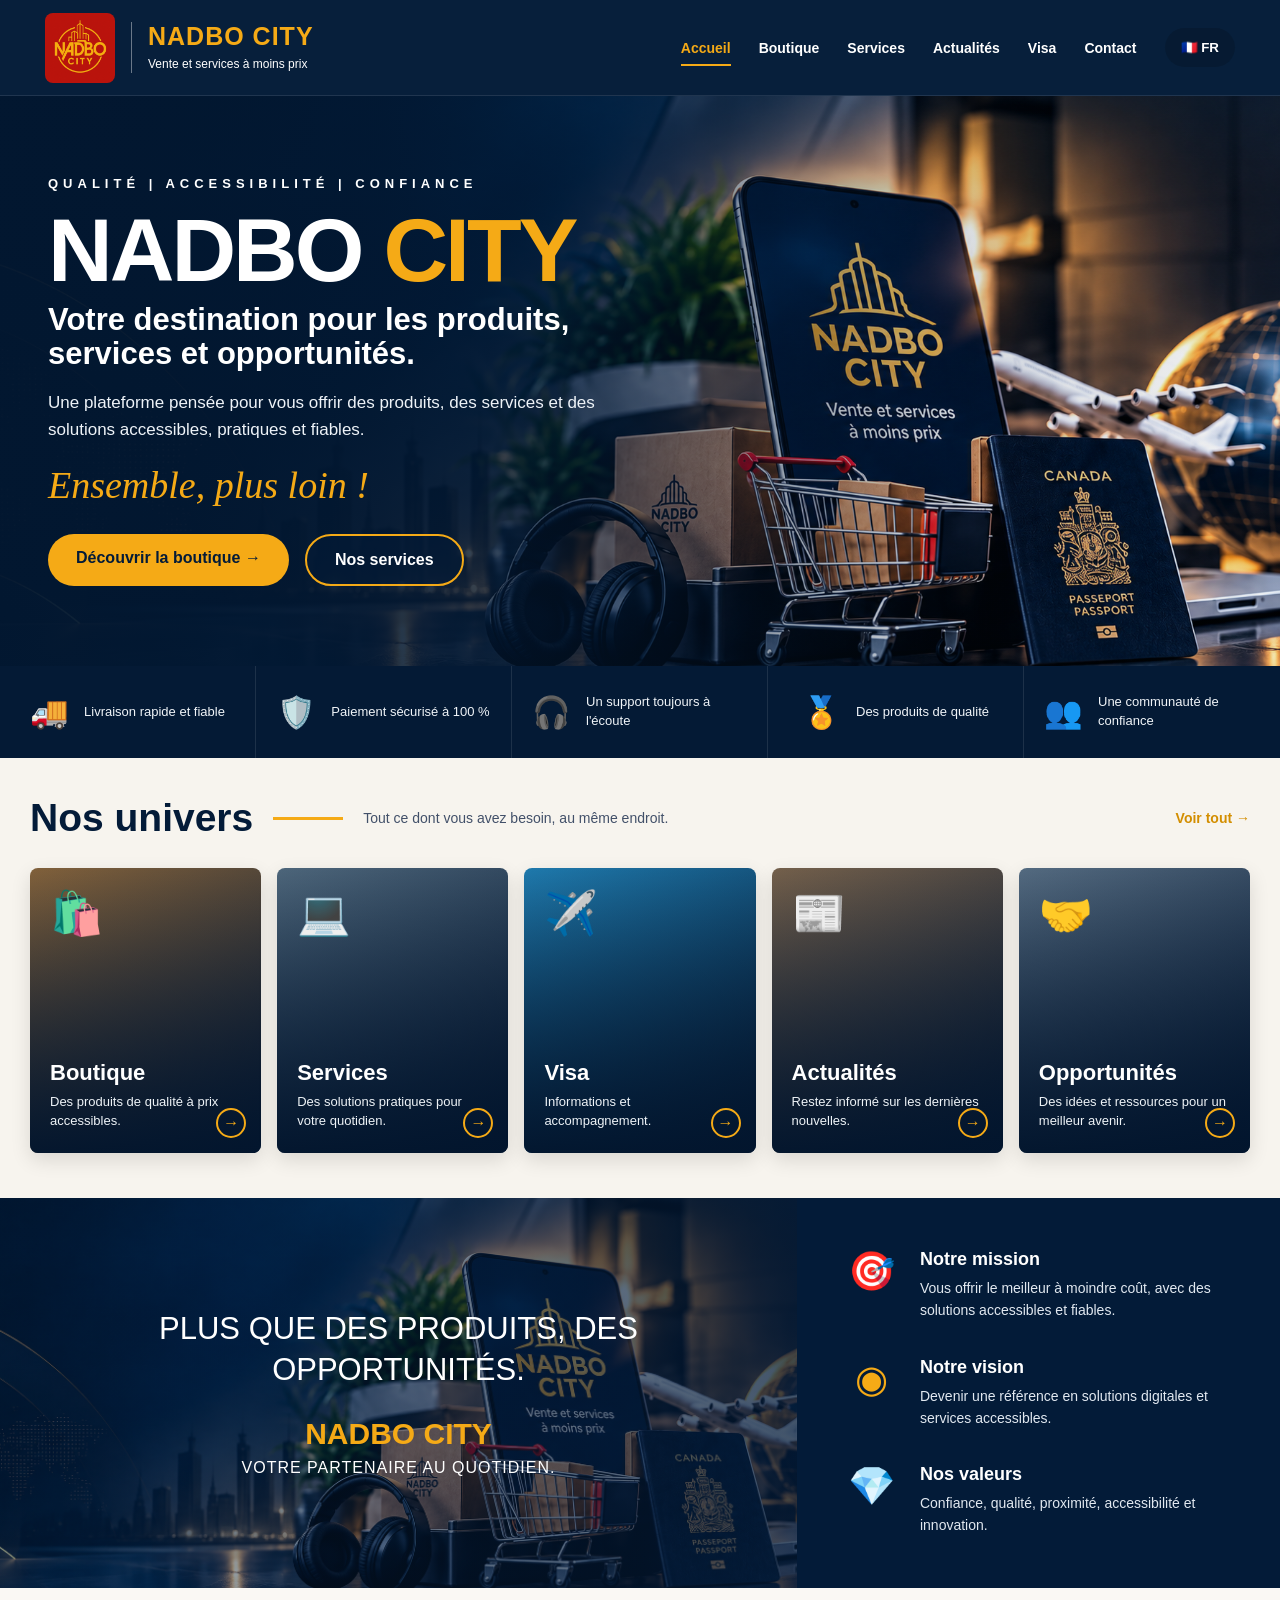
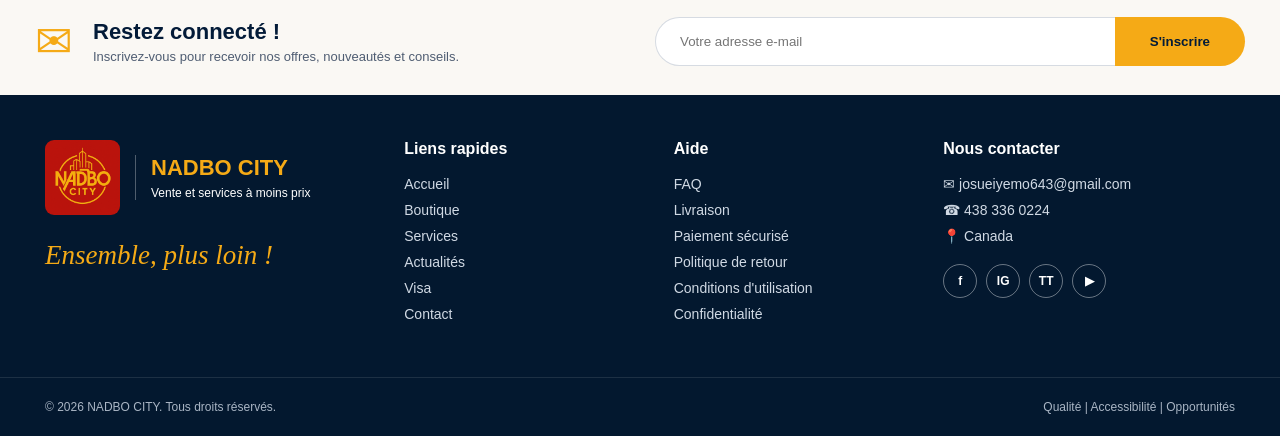
<file: index.html>
<!DOCTYPE html>
<html lang="fr">
<head>
<meta charset="UTF-8">
<meta name="viewport" content="width=device-width, initial-scale=1.0">

<title>NADBO CITY | Vente & Services</title>
<meta name="description" content="NADBO CITY — Vente, services, visa, actualités et opportunités.">

<style>
/* =====================================
   VARIABLES ET BASE
===================================== */
:root{
  --navy:#031b38;
  --navy2:#06284d;
  --gold:#f5aa16;
  --cream:#f7f4ee;
  --white:#ffffff;
  --text:#071c38;
  --gray:#687386;
}

*{
  margin:0;
  padding:0;
  box-sizing:border-box;
}

html{scroll-behavior:smooth}

body{
  font-family:Arial,Helvetica,sans-serif;
  background:var(--cream);
  color:var(--text);
}

a{
  color:inherit;
  text-decoration:none;
}

img{
  display:block;
  max-width:100%;
}

/* =====================================
   HEADER
===================================== */
header{
  position:sticky;
  top:0;
  z-index:1000;
  background:rgba(3,27,56,.98);
  color:white;
  border-bottom:1px solid rgba(255,255,255,.1);
}

.header{
  max-width:1500px;
  margin:auto;
  min-height:95px;
  padding:12px 45px;
  display:flex;
  align-items:center;
  justify-content:space-between;
  gap:30px;
}

.brand{
  display:flex;
  align-items:center;
  gap:16px;
}

.brand img{
  width:70px;
  height:70px;
  border-radius:8px;
  object-fit:cover;
}

.brand-info{
  padding-left:16px;
  border-left:1px solid rgba(255,255,255,.4);
}

.brand-name{
  color:var(--gold);
  font-size:25px;
  font-weight:900;
  letter-spacing:1px;
}

.brand-sub{
  margin-top:5px;
  color:white;
  font-size:12px;
  line-height:1.4;
}

/* =====================================
   NAVIGATION
===================================== */
nav{
  display:flex;
  align-items:center;
  gap:28px;
}

nav a{
  position:relative;
  padding:14px 0;
  font-size:14px;
  font-weight:600;
}

nav a:hover,
nav a.active{
  color:var(--gold);
}

nav a.active::after{
  content:"";
  position:absolute;
  left:0;
  right:0;
  bottom:4px;
  height:2px;
  background:var(--gold);
}

.lang{
  border:0;
  background:rgba(0,0,0,.15);
  color:white;
  padding:12px 16px;
  border-radius:25px;
  cursor:pointer;
  font-weight:bold;
}

/* =====================================
   HERO
===================================== */
.hero{
  position:relative;
  min-height:570px;
  overflow:hidden;
  color:white;
  background-image:
    linear-gradient(
      90deg,
      rgba(2,23,48,.97) 0%,
      rgba(2,23,48,.88) 30%,
      rgba(2,23,48,.50) 53%,
      rgba(2,23,48,.15) 75%,
      rgba(2,23,48,.05) 100%
    ),
    url("./nadbo-accueil.jpeg.PNG?v=5");
  background-size:cover;
  background-position:center center;
  background-repeat:no-repeat;
}

.hero-inner{
  max-width:1500px;
  min-height:570px;
  margin:auto;
  padding:70px 48px;
  display:flex;
  align-items:center;
}

.hero-content{
  position:relative;
  z-index:3;
  width:min(650px,100%);
}

.eyebrow{
  color:white;
  font-size:13px;
  font-weight:700;
  letter-spacing:5px;
  margin-bottom:18px;
}

.hero h1{
  font-size:clamp(55px,7vw,95px);
  line-height:.92;
  letter-spacing:-3px;
  font-weight:900;
}

.hero h1 span{color:var(--gold)}

.hero h2{
  font-size:31px;
  line-height:1.08;
  margin-top:12px;
  max-width:610px;
}

.hero-description{
  margin-top:20px;
  max-width:570px;
  color:#eef3f8;
  font-size:17px;
  line-height:1.55;
}

.slogan{
  margin-top:20px;
  color:var(--gold);
  font-family:Georgia,serif;
  font-size:38px;
  font-style:italic;
}

.hero-buttons{
  display:flex;
  gap:16px;
  flex-wrap:wrap;
  margin-top:27px;
}

/* =====================================
   BOUTONS
===================================== */
.btn{
  display:inline-block;
  padding:15px 28px;
  border-radius:35px;
  font-weight:700;
  transition:.25s;
}

.btn:hover{transform:translateY(-3px)}

.btn-gold{
  background:var(--gold);
  color:var(--navy);
}

.btn-outline{
  border:2px solid var(--gold);
  color:white;
  background:rgba(3,27,56,.55);
}

/* =====================================
   AVANTAGES
===================================== */
.quick-benefits{
  background:#041a35;
  color:white;
}

.quick-benefits-inner{
  max-width:1500px;
  margin:auto;
  display:grid;
  grid-template-columns:repeat(5,1fr);
}

.quick-benefit{
  min-height:92px;
  padding:17px 20px;
  display:flex;
  align-items:center;
  justify-content:center;
  gap:15px;
  border-right:1px solid rgba(255,255,255,.1);
}

.quick-benefit:last-child{border-right:0}

.quick-icon{
  color:var(--gold);
  font-size:31px;
}

.quick-benefit p{
  color:#f0f4f8;
  font-size:13px;
  line-height:1.45;
}

/* =====================================
   NOS UNIVERS
===================================== */
.universe-section{
  background:var(--cream);
  padding:38px 30px 45px;
}

.container{
  max-width:1450px;
  margin:auto;
}

.section-title-row{
  display:flex;
  justify-content:space-between;
  align-items:center;
  gap:25px;
  margin-bottom:28px;
}

.section-title-left{
  display:flex;
  align-items:center;
  gap:20px;
}

.section-title-left h2{
  color:var(--navy);
  font-size:39px;
}

.title-line{
  width:70px;
  height:3px;
  background:var(--gold);
}

.section-description{
  color:#425069;
  font-size:14px;
}

.see-all{
  margin-left:auto;
  color:#d38e00;
  font-weight:700;
  font-size:14px;
}

/* =====================================
   CARTES AVEC ZOOM INDIVIDUEL
===================================== */
.universe-grid{
  display:grid;
  grid-template-columns:repeat(5,minmax(0,1fr));
  gap:16px;
  isolation:isolate;
}

.universe-card{
  position:relative;
  z-index:1;
  min-height:285px;
  border-radius:8px;
  overflow:hidden;
  padding:20px;
  display:flex;
  flex-direction:column;
  justify-content:flex-end;
  color:white;
  background-size:cover;
  background-position:center;
  box-shadow:0 7px 20px rgba(0,0,0,.12);
  transform:scale(1);
  transform-origin:center;
  transition:
    transform .4s cubic-bezier(.22,1,.36,1),
    box-shadow .4s ease;
}

/* Zoom lorsque la souris passe sur une carte */
@media (hover:hover){
  .universe-card:hover{
    transform:scale(1.08);
    box-shadow:0 25px 50px rgba(0,0,0,.30);
    z-index:20;
  }
}

/* Navigation au clavier */
.universe-card:focus-visible{
  transform:scale(1.08);
  z-index:20;
  outline:3px solid var(--gold);
  outline-offset:3px;
}

/* Effet tactile */
.universe-card:active{
  transform:scale(1.04);
  z-index:20;
}

.universe-card::before{
  content:"";
  position:absolute;
  inset:0;
  background:linear-gradient(
    180deg,
    rgba(0,0,0,.05),
    rgba(2,21,45,.95)
  );
}

.universe-card > *{
  position:relative;
  z-index:2;
}

.card-icon{
  font-size:43px;
  margin-bottom:auto;
}

.universe-card h3{
  font-size:22px;
  margin-bottom:7px;
}

.universe-card p{
  min-height:40px;
  color:#eef3f7;
  font-size:13px;
  line-height:1.45;
}

.card-arrow{
  position:absolute;
  right:15px;
  bottom:15px;
  width:30px;
  height:30px;
  border:2px solid var(--gold);
  border-radius:50%;
  display:flex;
  align-items:center;
  justify-content:center;
  color:var(--gold);
  transition:
    background .3s ease,
    color .3s ease,
    transform .3s ease;
}

@media (hover:hover){
  .universe-card:hover .card-arrow{
    background:var(--gold);
    color:var(--navy);
    transform:translateX(3px);
  }
}

/* Couleurs des cinq cartes */
.shop-card{
  background:linear-gradient(145deg,#88663e,#0b1e38);
}

.services-card{
  background:linear-gradient(145deg,#516b81,#061a35);
}

.visa-card{
  background:linear-gradient(145deg,#2080b6,#061a35);
}

.news-card{
  background:linear-gradient(145deg,#7a654f,#061a35);
}

.opportunity-card{
  background:linear-gradient(145deg,#587087,#061a35);
}

/* =====================================
   VISION
===================================== */
.vision{
  background:#031b38;
  color:white;
}

.vision-inner{
  max-width:1500px;
  margin:auto;
  display:grid;
  grid-template-columns:1.65fr 1fr;
}

.vision-city{
  min-height:390px;
  position:relative;
  padding:55px;
  display:flex;
  align-items:center;
  justify-content:center;
  text-align:center;
  overflow:hidden;
  background-image:
    linear-gradient(
      90deg,
      rgba(3,27,56,.30),
      rgba(3,27,56,.75)
    ),
    url("./nadbo-accueil.jpeg.PNG?v=5");
  background-size:cover;
  background-position:center center;
  background-repeat:no-repeat;
}

.vision-city-content{
  position:relative;
  z-index:2;
}

.vision-city h2{
  font-size:31px;
  font-weight:400;
  line-height:1.3;
}

.vision-city h2 strong{
  display:block;
  font-size:42px;
}

.vision-city h3{
  color:var(--gold);
  font-size:30px;
  margin-top:27px;
}

.vision-city p{
  margin-top:8px;
  letter-spacing:1px;
}

/* =====================================
   VALEURS
===================================== */
.values{
  padding:50px 45px;
  display:flex;
  flex-direction:column;
  justify-content:center;
  gap:35px;
}

.value{
  display:grid;
  grid-template-columns:60px 1fr;
  gap:18px;
  align-items:start;
}

.value-icon{
  color:var(--gold);
  font-size:38px;
  text-align:center;
}

.value h3{
  margin-bottom:8px;
  font-size:18px;
}

.value p{
  color:#e1e8f0;
  font-size:14px;
  line-height:1.55;
}

/* =====================================
   NEWSLETTER
===================================== */
.newsletter{
  background:#faf8f4;
  padding:27px 35px;
}

.newsletter-inner{
  max-width:1400px;
  margin:auto;
  display:flex;
  align-items:center;
  justify-content:space-between;
  gap:35px;
}

.newsletter-left{
  display:flex;
  align-items:center;
  gap:20px;
}

.mail-icon{
  color:var(--gold);
  font-size:45px;
}

.newsletter h3{
  color:var(--navy);
  font-size:22px;
}

.newsletter p{
  margin-top:4px;
  color:#4f5d72;
  font-size:13px;
}

.newsletter-form{
  width:min(590px,100%);
  display:flex;
}

.newsletter-form input{
  flex:1;
  min-width:0;
  padding:16px 24px;
  border:1px solid #d6dbe2;
  border-right:0;
  border-radius:30px 0 0 30px;
  outline:none;
  background:white;
}

.newsletter-form button{
  border:0;
  padding:0 35px;
  border-radius:0 30px 30px 0;
  background:var(--gold);
  color:var(--navy);
  font-weight:800;
  cursor:pointer;
}

/* =====================================
   FOOTER
===================================== */
footer{
  background:#03182f;
  color:white;
}

.footer-inner{
  max-width:1450px;
  margin:auto;
  padding:45px;
  display:grid;
  grid-template-columns:1.4fr 1fr 1fr 1.3fr;
  gap:45px;
}

.footer-brand{
  display:flex;
  align-items:center;
  gap:15px;
}

.footer-brand img{
  width:75px;
  height:75px;
  border-radius:9px;
}

.footer-brand-text{
  padding-left:15px;
  border-left:1px solid rgba(255,255,255,.3);
}

.footer-brand-text strong{
  color:var(--gold);
  font-size:22px;
}

.footer-brand-text p{
  margin-top:5px;
  font-size:12px;
}

.footer-slogan{
  margin-top:25px;
  color:var(--gold);
  font-family:Georgia,serif;
  font-size:27px;
  font-style:italic;
}

footer h4{
  margin-bottom:18px;
}

footer ul{
  list-style:none;
}

footer li{
  margin:10px 0;
  color:#d0d9e4;
  font-size:14px;
}

footer a:hover{color:var(--gold)}

.social{
  display:flex;
  gap:9px;
  margin-top:20px;
}

.social a{
  width:34px;
  height:34px;
  border:1px solid rgba(255,255,255,.4);
  border-radius:50%;
  display:flex;
  justify-content:center;
  align-items:center;
  font-size:12px;
  font-weight:bold;
}

.footer-bottom{
  max-width:1450px;
  margin:auto;
  padding:22px 45px;
  border-top:1px solid rgba(255,255,255,.1);
  display:flex;
  justify-content:space-between;
  gap:20px;
  color:#a9b5c4;
  font-size:12px;
}

/* =====================================
   TABLETTE
===================================== */
@media(max-width:1050px){
  .header{
    flex-wrap:wrap;
    justify-content:center;
  }

  nav{
    width:100%;
    justify-content:center;
    flex-wrap:wrap;
  }

  .hero,
  .hero-inner{
    min-height:500px;
  }

  .quick-benefits-inner{
    grid-template-columns:repeat(2,1fr);
  }

  .universe-grid{
    grid-template-columns:repeat(2,minmax(0,1fr));
  }

  .vision-inner{
    grid-template-columns:1fr;
  }

  .footer-inner{
    grid-template-columns:repeat(2,1fr);
  }
}

/* =====================================
   MOBILE
===================================== */
@media(max-width:650px){
  .header{
    padding:12px 15px;
    min-height:auto;
  }

  .brand img{
    width:58px;
    height:58px;
  }

  .brand-name{font-size:20px}
  .brand-sub{font-size:10px}

  nav{gap:14px}
  nav a{font-size:11px}

  .lang{
    font-size:11px;
    padding:8px 11px;
  }

  .hero{
    min-height:620px;
    background-image:
      linear-gradient(
        90deg,
        rgba(2,23,48,.95) 0%,
        rgba(2,23,48,.78) 40%,
        rgba(2,23,48,.30) 100%
      ),
      url("./nadbo-accueil.jpeg.PNG?v=5");
    background-size:cover;
    background-position:65% center;
    background-repeat:no-repeat;
  }

  .hero-inner{
    min-height:620px;
    padding:50px 22px;
    align-items:flex-start;
  }

  .eyebrow{
    font-size:10px;
    letter-spacing:3px;
  }

  .hero h1{font-size:52px}
  .hero h2{font-size:24px}
  .hero-description{font-size:15px}
  .slogan{font-size:30px}

  .hero-buttons{
    flex-direction:column;
    align-items:flex-start;
  }

  .quick-benefits-inner{
    grid-template-columns:1fr 1fr;
  }

  .quick-benefit{
    padding:15px 10px;
  }

  .section-title-row{
    align-items:flex-start;
    flex-direction:column;
  }

  .section-title-left{flex-wrap:wrap}
  .section-title-left h2{font-size:32px}

  .universe-grid{
    grid-template-columns:1fr;
  }

  .universe-card{min-height:260px}

  .vision-city{
    min-height:330px;
    padding:30px 20px;
    background-image:
      linear-gradient(
        rgba(3,27,56,.35),
        rgba(3,27,56,.80)
      ),
      url("./nadbo-accueil.jpeg.PNG?v=5");
    background-size:cover;
    background-position:center;
    background-repeat:no-repeat;
  }

  .vision-city h2{font-size:25px}
  .vision-city h2 strong{font-size:32px}

  .values{padding:40px 22px}

  .newsletter-inner{
    flex-direction:column;
    align-items:flex-start;
  }

  .newsletter-form{
    flex-direction:column;
    gap:10px;
  }

  .newsletter-form input,
  .newsletter-form button{
    width:100%;
    border:1px solid #d6dbe2;
    border-radius:30px;
    padding:15px 20px;
  }

  .footer-inner{
    grid-template-columns:1fr;
    padding:45px 25px;
  }

  .footer-bottom{
    padding:20px 25px;
    flex-direction:column;
  }
}

/* Accessibilité */
@media(prefers-reduced-motion:reduce){
  .universe-card,
  .card-arrow{
    transition:none;
  }
}

</style>
</head>

<body>

<!-- =====================================
     HEADER
===================================== -->
<header>
  <div class="header">

    <a href="index.html" class="brand">
      <img src="./Logo nadbo.PNG" alt="Logo NADBO CITY">

      <div class="brand-info">
        <div class="brand-name">NADBO CITY</div>

        <div class="brand-sub"
          data-fr="Vente et services à moins prix"
          data-en="Affordable sales and services">
          Vente et services à moins prix
        </div>
      </div>
    </a>

    <nav>
      <a class="active" href="index.html"
        data-fr="Accueil" data-en="Home">Accueil</a>

      <a href="boutique.html"
        data-fr="Boutique" data-en="Shop">Boutique</a>

      <a href="services.html"
        data-fr="Services" data-en="Services">Services</a>

      <a href="actualites.html"
        data-fr="Actualités" data-en="News">Actualités</a>

      <a href="visa.html"
        data-fr="Visa" data-en="Visa">Visa</a>

      <a href="contact.html"
        data-fr="Contact" data-en="Contact">Contact</a>

      <button class="lang" id="languageBtn"
        onclick="toggleLanguage()">
        🇫🇷 FR
      </button>
    </nav>

  </div>
</header>

<main>

<!-- =====================================
     HERO
===================================== -->
<section class="hero">
  <div class="hero-inner">
    <div class="hero-content">

      <div class="eyebrow"
        data-fr="QUALITÉ | ACCESSIBILITÉ | CONFIANCE"
        data-en="QUALITY | ACCESSIBILITY | TRUST">
        QUALITÉ | ACCESSIBILITÉ | CONFIANCE
      </div>

      <h1>NADBO <span>CITY</span></h1>

      <h2
        data-fr="Votre destination pour les produits, services et opportunités."
        data-en="Your destination for products, services and opportunities.">
        Votre destination pour les produits, services et opportunités.
      </h2>

      <p class="hero-description"
        data-fr="Une plateforme pensée pour vous offrir des produits, des services et des solutions accessibles, pratiques et fiables."
        data-en="A platform designed to offer accessible, practical and reliable products, services and solutions.">
        Une plateforme pensée pour vous offrir des produits,
        des services et des solutions accessibles,
        pratiques et fiables.
      </p>

      <div class="slogan"
        data-fr="Ensemble, plus loin !"
        data-en="Together, further!">
        Ensemble, plus loin !
      </div>

      <div class="hero-buttons">
        <a href="boutique.html" class="btn btn-gold"
          data-fr="Découvrir la boutique →"
          data-en="Discover the shop →">
          Découvrir la boutique →
        </a>

        <a href="services.html" class="btn btn-outline"
          data-fr="Nos services"
          data-en="Our services">
          Nos services
        </a>
      </div>

    </div>
  </div>
</section>

<!-- =====================================
     AVANTAGES
===================================== -->
<section class="quick-benefits">
  <div class="quick-benefits-inner">

    <div class="quick-benefit">
      <div class="quick-icon">🚚</div>
      <p data-fr="Livraison rapide et fiable"
         data-en="Fast and reliable delivery">
        Livraison rapide et fiable
      </p>
    </div>

    <div class="quick-benefit">
      <div class="quick-icon">🛡️</div>
      <p data-fr="Paiement sécurisé à 100 %"
         data-en="100% secure payment">
        Paiement sécurisé à 100 %
      </p>
    </div>

    <div class="quick-benefit">
      <div class="quick-icon">🎧</div>
      <p data-fr="Un support toujours à l'écoute"
         data-en="Support always ready to help">
        Un support toujours à l'écoute
      </p>
    </div>

    <div class="quick-benefit">
      <div class="quick-icon">🏅</div>
      <p data-fr="Des produits de qualité"
         data-en="Quality products">
        Des produits de qualité
      </p>
    </div>

    <div class="quick-benefit">
      <div class="quick-icon">👥</div>
      <p data-fr="Une communauté de confiance"
         data-en="A trusted community">
        Une communauté de confiance
      </p>
    </div>

  </div>
</section>

<!-- =====================================
     NOS UNIVERS
===================================== -->
<section class="universe-section">
  <div class="container">

    <div class="section-title-row">
      <div class="section-title-left">

        <h2 data-fr="Nos univers"
            data-en="Our world">
          Nos univers
        </h2>

        <div class="title-line"></div>

        <p class="section-description"
          data-fr="Tout ce dont vous avez besoin, au même endroit."
          data-en="Everything you need, all in one place.">
          Tout ce dont vous avez besoin, au même endroit.
        </p>
      </div>

      <a href="services.html" class="see-all"
        data-fr="Voir tout →"
        data-en="View all →">
        Voir tout →
      </a>
    </div>

    <div class="universe-grid">

      <!-- BOUTIQUE -->
      <a href="boutique.html"
         class="universe-card shop-card">

        <div class="card-icon">🛍️</div>

        <h3 data-fr="Boutique"
            data-en="Shop">
          Boutique
        </h3>

        <p
          data-fr="Des produits de qualité à prix accessibles."
          data-en="Quality products at accessible prices.">
          Des produits de qualité à prix accessibles.
        </p>

        <div class="card-arrow">→</div>
      </a>

      <!-- SERVICES -->
      <a href="services.html"
         class="universe-card services-card">

        <div class="card-icon">💻</div>

        <h3 data-fr="Services"
            data-en="Services">
          Services
        </h3>

        <p
          data-fr="Des solutions pratiques pour votre quotidien."
          data-en="Practical solutions for everyday life.">
          Des solutions pratiques pour votre quotidien.
        </p>

        <div class="card-arrow">→</div>
      </a>

      <!-- VISA -->
      <a href="visa.html"
         class="universe-card visa-card">

        <div class="card-icon">✈️</div>

        <h3>Visa</h3>

        <p
          data-fr="Informations et accompagnement."
          data-en="Information and support.">
          Informations et accompagnement.
        </p>

        <div class="card-arrow">→</div>
      </a>

      <!-- ACTUALITÉS -->
      <a href="actualites.html"
         class="universe-card news-card">

        <div class="card-icon">📰</div>

        <h3 data-fr="Actualités"
            data-en="News">
          Actualités
        </h3>

        <p
          data-fr="Restez informé sur les dernières nouvelles."
          data-en="Stay informed about the latest news.">
          Restez informé sur les dernières nouvelles.
        </p>

        <div class="card-arrow">→</div>
      </a>

      <!-- OPPORTUNITÉS -->
      <a href="contact.html"
         class="universe-card opportunity-card">

        <div class="card-icon">🤝</div>

        <h3 data-fr="Opportunités"
            data-en="Opportunities">
          Opportunités
        </h3>

        <p
          data-fr="Des idées et ressources pour un meilleur avenir."
          data-en="Ideas and resources for a better future.">
          Des idées et ressources pour un meilleur avenir.
        </p>

        <div class="card-arrow">→</div>
      </a>

    </div>
  </div>
</section>

<!-- =====================================
     VISION
===================================== -->
<section class="vision">
  <div class="vision-inner">

    <div class="vision-city">
      <div class="vision-city-content">

        <h2
          data-fr="PLUS QUE DES PRODUITS, DES OPPORTUNITÉS."
          data-en="MORE THAN PRODUCTS, OPPORTUNITIES.">
          PLUS QUE DES PRODUITS, DES OPPORTUNITÉS.
        </h2>

        <h3>NADBO CITY</h3>

        <p
          data-fr="VOTRE PARTENAIRE AU QUOTIDIEN."
          data-en="YOUR EVERYDAY PARTNER.">
          VOTRE PARTENAIRE AU QUOTIDIEN.
        </p>

      </div>
    </div>

    <div class="values">

      <div class="value">
        <div class="value-icon">🎯</div>
        <div>
          <h3 data-fr="Notre mission"
              data-en="Our mission">
            Notre mission
          </h3>
          <p
            data-fr="Vous offrir le meilleur à moindre coût, avec des solutions accessibles et fiables."
            data-en="To offer you the best at affordable prices, with accessible and reliable solutions.">
            Vous offrir le meilleur à moindre coût,
            avec des solutions accessibles et fiables.
          </p>
        </div>
      </div>

      <div class="value">
        <div class="value-icon">◉</div>
        <div>
          <h3 data-fr="Notre vision"
              data-en="Our vision">
            Notre vision
          </h3>
          <p
            data-fr="Devenir une référence en solutions digitales et services accessibles."
            data-en="To become a reference in digital solutions and accessible services.">
            Devenir une référence en solutions digitales
            et services accessibles.
          </p>
        </div>
      </div>

      <div class="value">
        <div class="value-icon">💎</div>
        <div>
          <h3 data-fr="Nos valeurs"
              data-en="Our values">
            Nos valeurs
          </h3>
          <p
            data-fr="Confiance, qualité, proximité, accessibilité et innovation."
            data-en="Trust, quality, proximity, accessibility and innovation.">
            Confiance, qualité, proximité,
            accessibilité et innovation.
          </p>
        </div>
      </div>

    </div>
  </div>
</section>

<!-- =====================================
     NEWSLETTER
===================================== -->
<section class="newsletter">
  <div class="newsletter-inner">

    <div class="newsletter-left">
      <div class="mail-icon">✉</div>

      <div>
        <h3
          data-fr="Restez connecté !"
          data-en="Stay connected!">
          Restez connecté !
        </h3>

        <p
          data-fr="Inscrivez-vous pour recevoir nos offres, nouveautés et conseils."
          data-en="Subscribe to receive our offers, news and tips.">
          Inscrivez-vous pour recevoir nos offres,
          nouveautés et conseils.
        </p>
      </div>
    </div>

    <form class="newsletter-form"
      onsubmit="event.preventDefault(); newsletterSuccess();">

      <input id="newsletterEmail"
        type="email"
        required
        placeholder="Votre adresse e-mail"
        data-placeholder-fr="Votre adresse e-mail"
        data-placeholder-en="Your email address">

      <button type="submit"
        data-fr="S'inscrire"
        data-en="Subscribe">
        S'inscrire
      </button>

    </form>

  </div>
</section>

</main>

<!-- =====================================
     FOOTER
===================================== -->
<footer>
  <div class="footer-inner">

    <div>
      <div class="footer-brand">

        <img src="./Logo nadbo.PNG"
             alt="NADBO CITY">

        <div class="footer-brand-text">
          <strong>NADBO CITY</strong>

          <p
            data-fr="Vente et services à moins prix"
            data-en="Affordable sales and services">
            Vente et services à moins prix
          </p>
        </div>

      </div>

      <div class="footer-slogan"
        data-fr="Ensemble, plus loin !"
        data-en="Together, further!">
        Ensemble, plus loin !
      </div>
    </div>

    <!-- LIENS -->
    <div>
      <h4
        data-fr="Liens rapides"
        data-en="Quick links">
        Liens rapides
      </h4>

      <ul>
        <li>
          <a href="index.html"
            data-fr="Accueil" data-en="Home">
            Accueil
          </a>
        </li>

        <li>
          <a href="boutique.html"
            data-fr="Boutique" data-en="Shop">
            Boutique
          </a>
        </li>

        <li><a href="services.html">Services</a></li>

        <li>
          <a href="actualites.html"
            data-fr="Actualités" data-en="News">
            Actualités
          </a>
        </li>

        <li><a href="visa.html">Visa</a></li>
        <li><a href="contact.html">Contact</a></li>
      </ul>
    </div>

    <!-- AIDE -->
    <div>
      <h4 data-fr="Aide" data-en="Help">
        Aide
      </h4>

      <ul>
        <li>FAQ</li>
        <li data-fr="Livraison"
            data-en="Delivery">Livraison</li>
        <li data-fr="Paiement sécurisé"
            data-en="Secure payment">Paiement sécurisé</li>
        <li data-fr="Politique de retour"
            data-en="Return policy">Politique de retour</li>
        <li data-fr="Conditions d'utilisation"
            data-en="Terms of use">Conditions d'utilisation</li>
        <li data-fr="Confidentialité"
            data-en="Privacy">Confidentialité</li>
      </ul>
    </div>

    <!-- CONTACT -->
    <div>
      <h4
        data-fr="Nous contacter"
        data-en="Contact us">
        Nous contacter
      </h4>

      <ul>
        <li>✉ josueiyemo643@gmail.com</li>
        <li>☎ 438 336 0224</li>
        <li>📍 Canada</li>
      </ul>

      <div class="social">
        <a href="#" aria-label="Facebook">f</a>
        <a href="#" aria-label="Instagram">IG</a>
        <a href="#" aria-label="TikTok">TT</a>
        <a href="#" aria-label="YouTube">▶</a>
      </div>
    </div>

  </div>

  <div class="footer-bottom">
    <div>
      © 2026 NADBO CITY.
      <span
        data-fr="Tous droits réservés."
        data-en="All rights reserved.">
        Tous droits réservés.
      </span>
    </div>

    <div
      data-fr="Qualité | Accessibilité | Opportunités"
      data-en="Quality | Accessibility | Opportunities">
      Qualité | Accessibilité | Opportunités
    </div>
  </div>
</footer>

<!-- =====================================
     JAVASCRIPT BILINGUE
===================================== -->
<script>

let currentLanguage =
  localStorage.getItem("nadboLanguage") || "fr";

function setLanguage(language){

  currentLanguage = language;

  document.documentElement.lang = language;

  document
    .querySelectorAll("[data-fr][data-en]")
    .forEach(function(element){
      element.textContent =
        element.getAttribute("data-" + language);
    });

  document
    .querySelectorAll(
      "[data-placeholder-fr][data-placeholder-en]"
    )
    .forEach(function(element){
      element.placeholder =
        element.getAttribute(
          "data-placeholder-" + language
        );
    });

  const button =
    document.getElementById("languageBtn");

  button.textContent =
    language === "fr" ? "🇫🇷 FR" : "🇬🇧 EN";

  document.title =
    language === "fr"
      ? "NADBO CITY | Vente & Services"
      : "NADBO CITY | Sales & Services";

  localStorage.setItem(
    "nadboLanguage",
    language
  );
}

function toggleLanguage(){
  setLanguage(
    currentLanguage === "fr" ? "en" : "fr"
  );
}

function newsletterSuccess(){

  if(currentLanguage === "fr"){
    alert(
      "Merci pour votre inscription à NADBO CITY !"
    );
  }else{
    alert(
      "Thank you for subscribing to NADBO CITY!"
    );
  }

  document.getElementById(
    "newsletterEmail"
  ).value = "";
}

document.addEventListener(
  "DOMContentLoaded",
  function(){
    setLanguage(currentLanguage);
  }
);

</script>

</body>
</html>
</file>
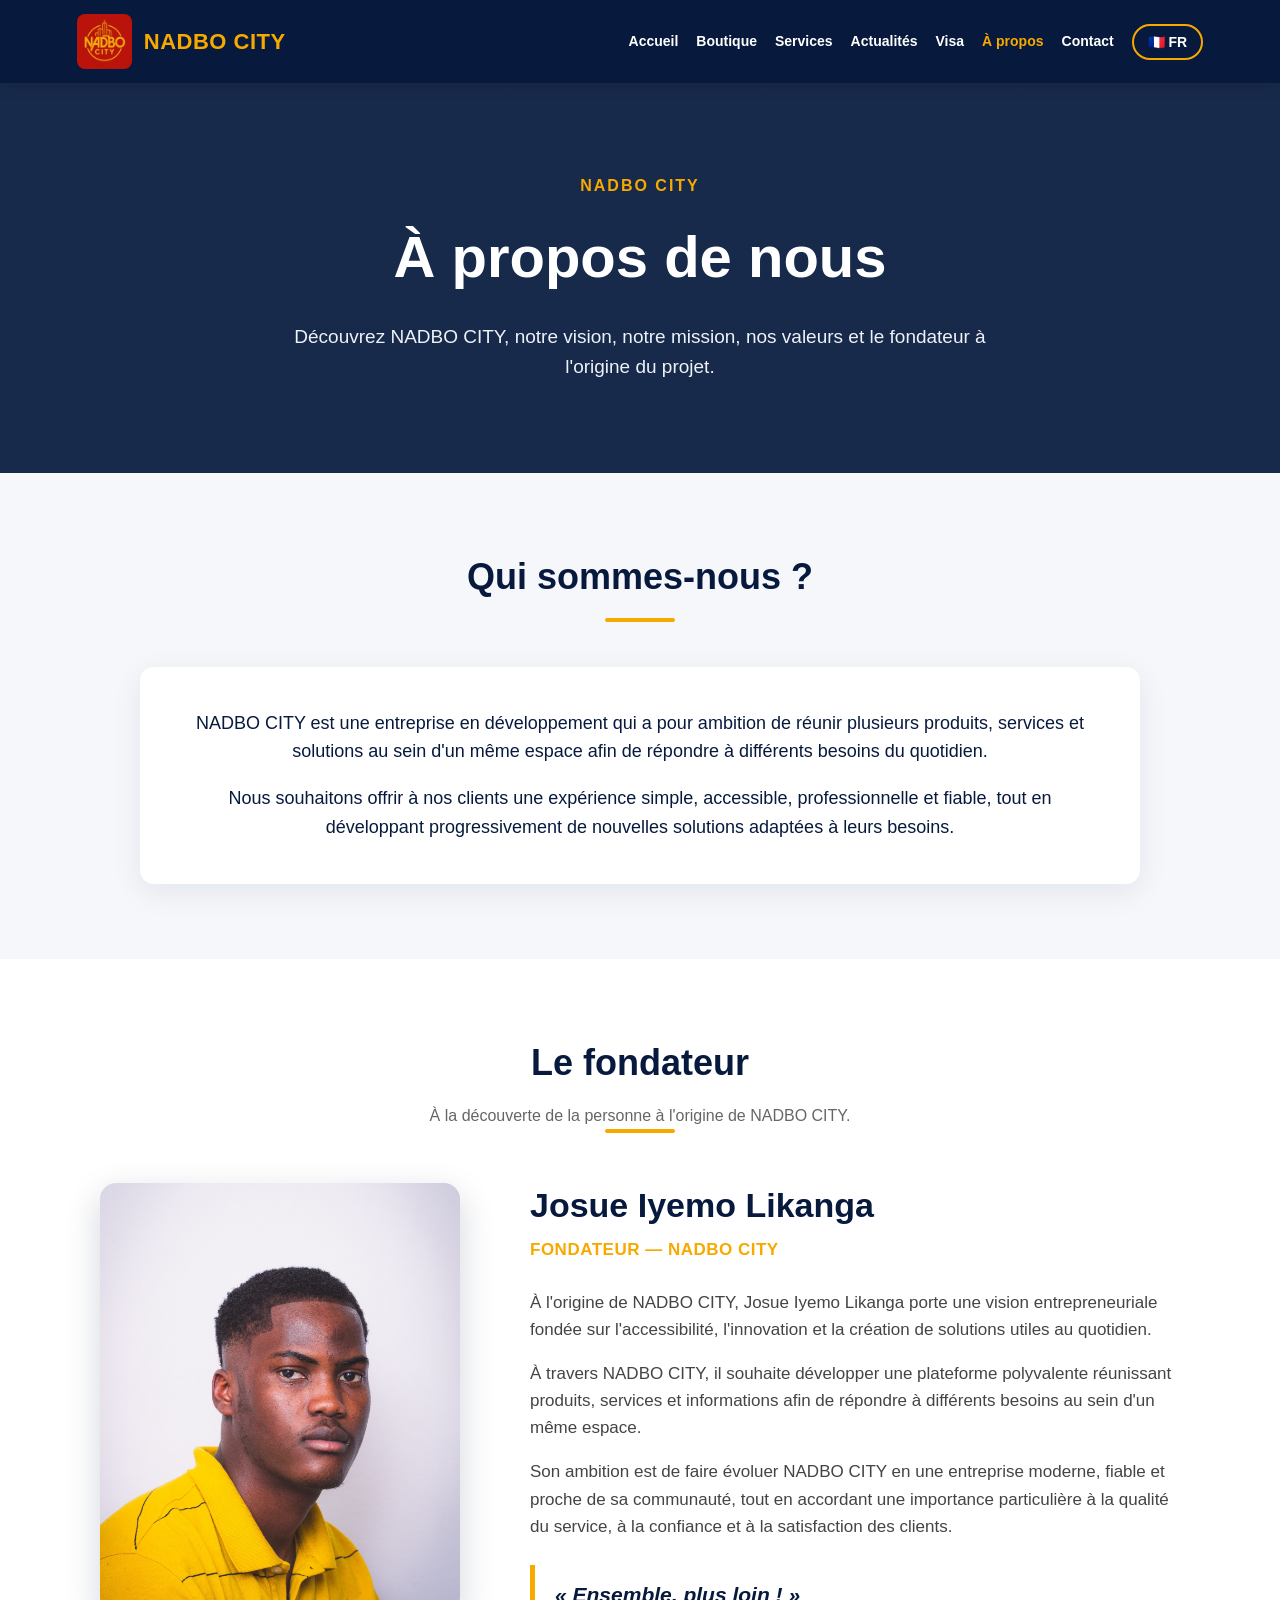
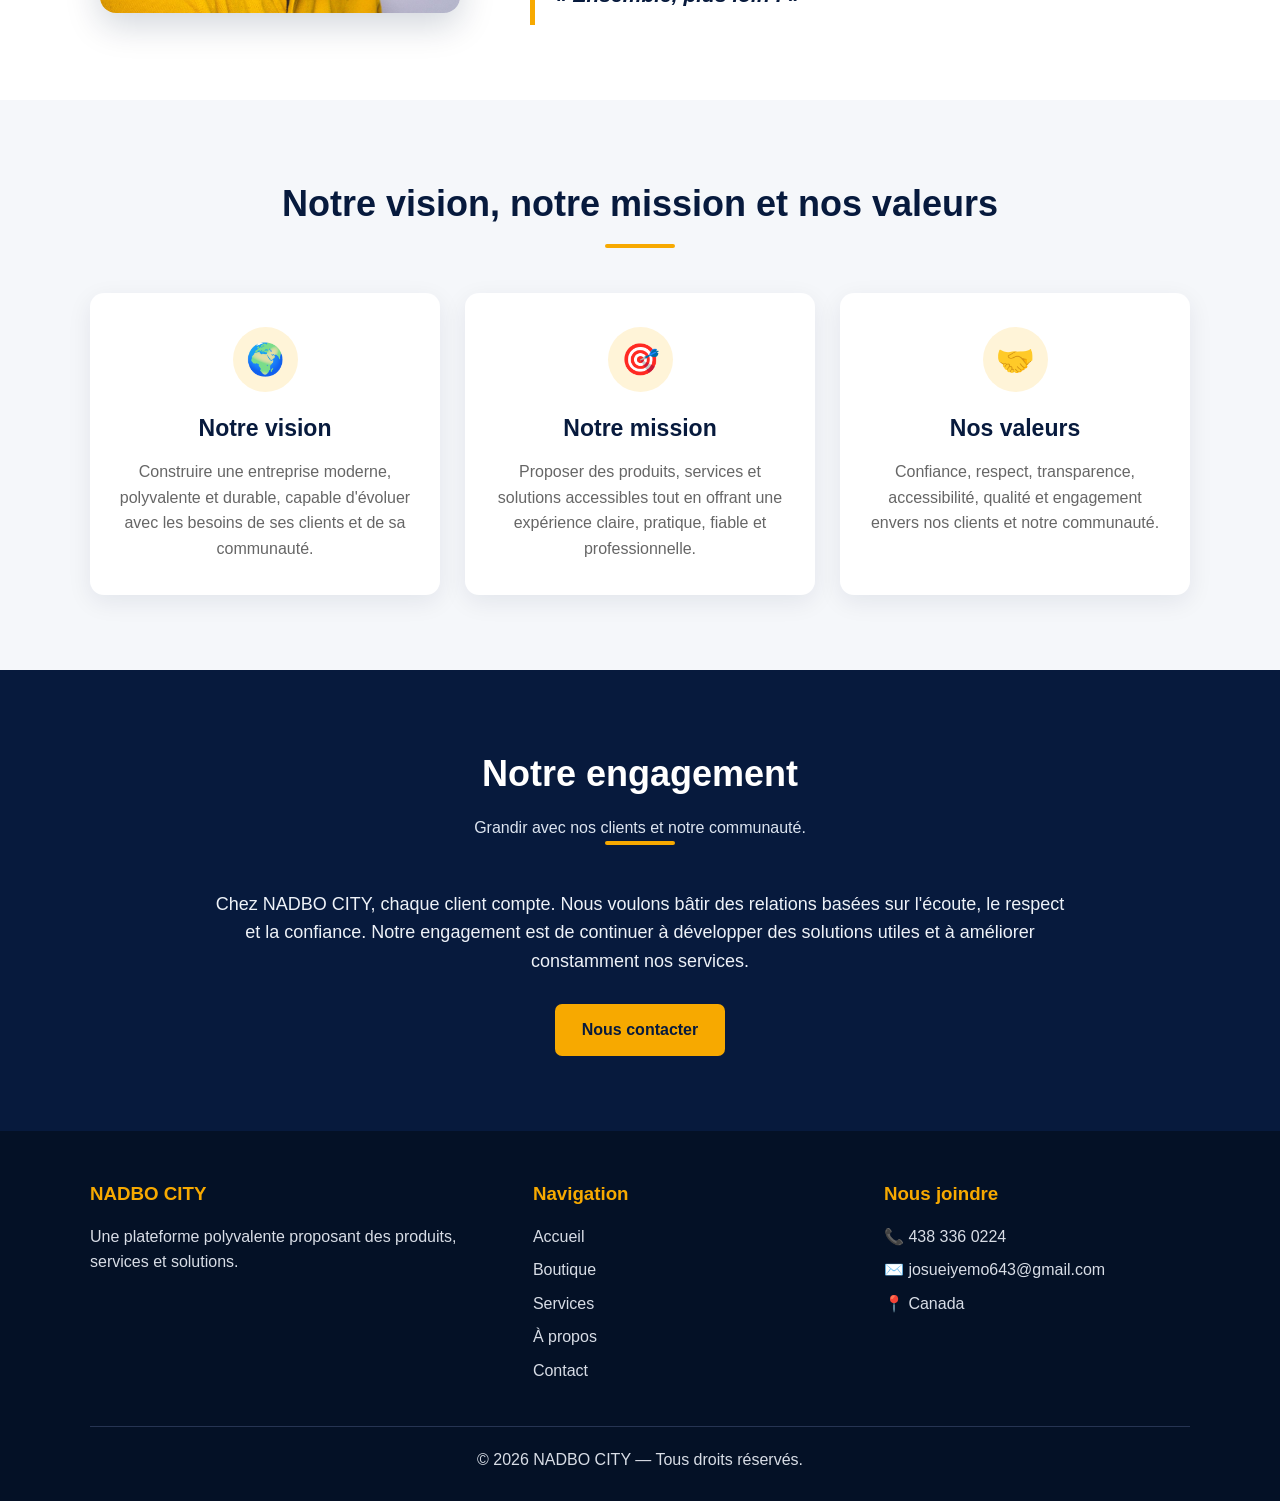
<file: a-propos.html>
<!DOCTYPE html>
<html lang="fr">
<head>
  <meta charset="UTF-8">
  <meta name="viewport" content="width=device-width, initial-scale=1.0">
  <title>NADBO CITY | À propos</title>
  <meta name="description" content="Découvrez NADBO CITY, sa vision, sa mission, ses valeurs et son fondateur.">

  <style>
    * {
      margin: 0;
      padding: 0;
      box-sizing: border-box;
    }

    html {
      scroll-behavior: smooth;
    }

    body {
      font-family: Arial, Helvetica, sans-serif;
      background: #f5f7fa;
      color: #071a3d;
      line-height: 1.6;
    }

    /* ===== HEADER ===== */
    header {
      background: #071a3d;
      color: white;
      padding: 14px 6%;
      display: flex;
      align-items: center;
      justify-content: space-between;
      gap: 25px;
      position: sticky;
      top: 0;
      z-index: 1000;
      box-shadow: 0 3px 15px rgba(0,0,0,.12);
    }

    .logo {
      display: flex;
      align-items: center;
      gap: 12px;
      flex-shrink: 0;
    }

    .logo img {
      width: 55px;
      height: 55px;
      object-fit: contain;
      border-radius: 8px;
    }

    .logo h2 {
      color: #f7a900;
      font-size: 22px;
      letter-spacing: .5px;
    }

    nav {
      display: flex;
      align-items: center;
      justify-content: flex-end;
      flex-wrap: wrap;
      gap: 18px;
    }

    nav a {
      color: white;
      text-decoration: none;
      font-weight: bold;
      font-size: 14px;
      transition: .3s;
    }

    nav a:hover,
    nav a.active {
      color: #f7a900;
    }

    .language {
      border: 2px solid #f7a900;
      background: transparent;
      color: white;
      padding: 8px 14px;
      border-radius: 22px;
      cursor: pointer;
      font-weight: bold;
      font-size: 14px;
      transition: .3s;
    }

    .language:hover {
      background: #f7a900;
      color: #071a3d;
    }

    /* ===== HERO ===== */
    .page-hero {
      min-height: 390px;
      background:
        linear-gradient(rgba(7,26,61,.93), rgba(7,26,61,.93));
      color: white;
      display: flex;
      align-items: center;
      justify-content: center;
      text-align: center;
      padding: 80px 20px;
    }

    .hero-content {
      max-width: 900px;
    }

    .hero-content .eyebrow {
      color: #f7a900;
      font-weight: bold;
      letter-spacing: 2px;
      text-transform: uppercase;
      margin-bottom: 12px;
    }

    .hero-content h1 {
      font-size: clamp(38px, 6vw, 58px);
      margin-bottom: 18px;
    }

    .hero-content p {
      font-size: 19px;
      max-width: 760px;
      margin: auto;
      color: #eef2f8;
    }

    /* ===== GENERAL SECTIONS ===== */
    section {
      padding: 75px 7%;
    }

    .section-title {
      text-align: center;
      margin-bottom: 45px;
    }

    .section-title h2 {
      font-size: clamp(28px, 4vw, 36px);
      color: #071a3d;
      margin-bottom: 12px;
    }

    .section-title p {
      max-width: 720px;
      margin: auto;
      color: #666;
    }

    .gold-line {
      width: 70px;
      height: 4px;
      background: #f7a900;
      margin: 0 auto;
      border-radius: 5px;
    }

    /* ===== ABOUT INTRO ===== */
    .intro-box {
      max-width: 1000px;
      margin: auto;
      background: white;
      padding: 42px;
      border-radius: 14px;
      box-shadow: 0 8px 30px rgba(7,26,61,.08);
      text-align: center;
      font-size: 18px;
    }

    .intro-box p + p {
      margin-top: 18px;
    }

    /* ===== FOUNDER ===== */
    .founder-section {
      background: white;
    }

    .founder-container {
      max-width: 1100px;
      margin: auto;
      display: grid;
      grid-template-columns: 380px 1fr;
      gap: 60px;
      align-items: center;
    }

    .founder-photo-wrap {
      text-align: center;
    }

    .founder-photo-wrap img {
      width: 100%;
      max-width: 360px;
      height: 430px;
      object-fit: cover;
      border-radius: 16px;
      box-shadow: 0 12px 35px rgba(7,26,61,.18);
    }

    .founder-info h3 {
      font-size: 34px;
      color: #071a3d;
      margin-bottom: 4px;
    }

    .founder-role {
      color: #f7a900;
      font-size: 17px;
      font-weight: bold;
      margin-bottom: 25px;
      letter-spacing: .5px;
    }

    .founder-info p {
      color: #444;
      font-size: 17px;
      margin-bottom: 17px;
    }

    .quote {
      border-left: 5px solid #f7a900;
      padding: 13px 20px;
      margin-top: 25px;
      color: #071a3d;
      font-size: 21px;
      font-weight: bold;
      font-style: italic;
    }

    /* ===== CARDS ===== */
    .cards {
      max-width: 1100px;
      margin: auto;
      display: grid;
      grid-template-columns: repeat(3, 1fr);
      gap: 25px;
    }

    .card {
      background: white;
      padding: 34px 25px;
      border-radius: 14px;
      box-shadow: 0 7px 25px rgba(7,26,61,.08);
      text-align: center;
      transition: transform .3s, box-shadow .3s;
    }

    .card:hover {
      transform: translateY(-6px);
      box-shadow: 0 12px 30px rgba(7,26,61,.13);
    }

    .card-icon {
      width: 65px;
      height: 65px;
      margin: 0 auto 18px;
      border-radius: 50%;
      background: #fff4d8;
      display: flex;
      align-items: center;
      justify-content: center;
      font-size: 31px;
    }

    .card h3 {
      color: #071a3d;
      font-size: 23px;
      margin-bottom: 12px;
    }

    .card p {
      color: #666;
    }

    /* ===== COMMITMENT ===== */
    .commitment {
      background: #071a3d;
      color: white;
      text-align: center;
    }

    .commitment .section-title h2 {
      color: white;
    }

    .commitment .section-title p {
      color: #dce4f0;
    }

    .commitment-content {
      max-width: 850px;
      margin: auto;
    }

    .commitment-content p {
      font-size: 18px;
      color: #eef2f8;
    }

    .btn {
      display: inline-block;
      margin-top: 28px;
      padding: 13px 27px;
      background: #f7a900;
      color: #071a3d;
      text-decoration: none;
      border-radius: 7px;
      font-weight: bold;
      transition: .3s;
    }

    .btn:hover {
      background: white;
    }

    /* ===== FOOTER ===== */
    footer {
      background: #041126;
      color: white;
      padding: 48px 7% 20px;
    }

    .footer-content {
      max-width: 1100px;
      margin: auto;
      display: grid;
      grid-template-columns: 1.3fr 1fr 1fr;
      gap: 45px;
    }

    footer h3 {
      color: #f7a900;
      margin-bottom: 15px;
    }

    footer p,
    footer a {
      color: #d8dde6;
      text-decoration: none;
      margin-bottom: 8px;
      display: block;
    }

    footer a:hover {
      color: #f7a900;
    }

    .copyright {
      max-width: 1100px;
      margin: 35px auto 0;
      padding-top: 20px;
      border-top: 1px solid #263452;
      text-align: center;
      color: #9ea8b8;
    }

    /* ===== MOBILE ===== */
    @media (max-width: 900px) {
      header {
        flex-direction: column;
        padding: 15px 5%;
      }

      nav {
        justify-content: center;
        gap: 12px;
      }

      .founder-container {
        grid-template-columns: 1fr;
        text-align: center;
      }

      .founder-photo-wrap img {
        max-width: 310px;
        height: 370px;
      }

      .quote {
        text-align: left;
      }

      .cards {
        grid-template-columns: 1fr;
      }

      .footer-content {
        grid-template-columns: 1fr;
        text-align: center;
      }
    }

    @media (max-width: 500px) {
      nav a {
        font-size: 13px;
      }

      .intro-box {
        padding: 28px 20px;
      }

      section {
        padding: 55px 5%;
      }
    }
  </style>
</head>

<body>

  <!-- ===== HEADER ===== -->
  <header>
    <div class="logo">
      <img src="Logo nadbo.PNG" alt="Logo NADBO CITY">
      <h2>NADBO CITY</h2>
    </div>

    <nav>
      <a href="index.html" data-fr="Accueil" data-en="Home">Accueil</a>
      <a href="boutique.html" data-fr="Boutique" data-en="Shop">Boutique</a>
      <a href="services.html" data-fr="Services" data-en="Services">Services</a>
      <a href="actualites.html" data-fr="Actualités" data-en="News">Actualités</a>
      <a href="visa.html" data-fr="Visa" data-en="Visa">Visa</a>
      <a href="a-propos.html" class="active" data-fr="À propos" data-en="About Us">À propos</a>
      <a href="contact.html" data-fr="Contact" data-en="Contact">Contact</a>

      <button class="language" id="languageBtn" onclick="toggleLanguage()">
        🇫🇷 FR
      </button>
    </nav>
  </header>

  <!-- ===== HERO ===== -->
  <section class="page-hero">
    <div class="hero-content">
      <div class="eyebrow" data-fr="NADBO CITY" data-en="NADBO CITY">NADBO CITY</div>

      <h1 data-fr="À propos de nous" data-en="About Us">
        À propos de nous
      </h1>

      <p
        data-fr="Découvrez NADBO CITY, notre vision, notre mission, nos valeurs et le fondateur à l'origine du projet."
        data-en="Discover NADBO CITY, our vision, our mission, our values and the founder behind the project.">
        Découvrez NADBO CITY, notre vision, notre mission, nos valeurs et le fondateur à l'origine du projet.
      </p>
    </div>
  </section>

  <!-- ===== QUI SOMMES-NOUS ===== -->
  <section>
    <div class="section-title">
      <h2 data-fr="Qui sommes-nous ?" data-en="Who Are We?">
        Qui sommes-nous ?
      </h2>
      <div class="gold-line"></div>
    </div>

    <div class="intro-box">
      <p
        data-fr="NADBO CITY est une entreprise en développement qui a pour ambition de réunir plusieurs produits, services et solutions au sein d'un même espace afin de répondre à différents besoins du quotidien."
        data-en="NADBO CITY is a growing business whose ambition is to bring together different products, services and solutions in one place to meet a variety of everyday needs.">
        NADBO CITY est une entreprise en développement qui a pour ambition de réunir plusieurs produits, services et solutions au sein d'un même espace afin de répondre à différents besoins du quotidien.
      </p>

      <p
        data-fr="Nous souhaitons offrir à nos clients une expérience simple, accessible, professionnelle et fiable, tout en développant progressivement de nouvelles solutions adaptées à leurs besoins."
        data-en="We aim to provide our customers with a simple, accessible, professional and reliable experience while gradually developing new solutions adapted to their needs.">
        Nous souhaitons offrir à nos clients une expérience simple, accessible, professionnelle et fiable, tout en développant progressivement de nouvelles solutions adaptées à leurs besoins.
      </p>
    </div>
  </section>

  <!-- ===== FONDATEUR ===== -->
  <section class="founder-section">
    <div class="section-title">
      <h2 data-fr="Le fondateur" data-en="The Founder">
        Le fondateur
      </h2>
      <p
        data-fr="À la découverte de la personne à l'origine de NADBO CITY."
        data-en="Meet the person behind NADBO CITY.">
        À la découverte de la personne à l'origine de NADBO CITY.
      </p>
      <div class="gold-line"></div>
    </div>

    <div class="founder-container">
      <div class="founder-photo-wrap">
        <img
          src="President nadbo.JPG"
          alt="Josue Iyemo Likanga - Fondateur de NADBO CITY">
      </div>

      <div class="founder-info">
        <h3>Josue Iyemo Likanga</h3>

        <div
          class="founder-role"
          data-fr="FONDATEUR — NADBO CITY"
          data-en="FOUNDER — NADBO CITY">
          FONDATEUR — NADBO CITY
        </div>

        <p
          data-fr="À l'origine de NADBO CITY, Josue Iyemo Likanga porte une vision entrepreneuriale fondée sur l'accessibilité, l'innovation et la création de solutions utiles au quotidien."
          data-en="As the founder of NADBO CITY, Josue Iyemo Likanga brings an entrepreneurial vision focused on accessibility, innovation and creating practical solutions for everyday needs.">
          À l'origine de NADBO CITY, Josue Iyemo Likanga porte une vision entrepreneuriale fondée sur l'accessibilité, l'innovation et la création de solutions utiles au quotidien.
        </p>

        <p
          data-fr="À travers NADBO CITY, il souhaite développer une plateforme polyvalente réunissant produits, services et informations afin de répondre à différents besoins au sein d'un même espace."
          data-en="Through NADBO CITY, he aims to develop a versatile platform bringing together products, services and information to meet a variety of needs in one convenient place.">
          À travers NADBO CITY, il souhaite développer une plateforme polyvalente réunissant produits, services et informations afin de répondre à différents besoins au sein d'un même espace.
        </p>

        <p
          data-fr="Son ambition est de faire évoluer NADBO CITY en une entreprise moderne, fiable et proche de sa communauté, tout en accordant une importance particulière à la qualité du service, à la confiance et à la satisfaction des clients."
          data-en="His ambition is to grow NADBO CITY into a modern, reliable and community-focused business, while placing strong emphasis on quality service, trust and customer satisfaction.">
          Son ambition est de faire évoluer NADBO CITY en une entreprise moderne, fiable et proche de sa communauté, tout en accordant une importance particulière à la qualité du service, à la confiance et à la satisfaction des clients.
        </p>

        <div
          class="quote"
          data-fr="« Ensemble, plus loin ! »"
          data-en="“Together, further!”">
          « Ensemble, plus loin ! »
        </div>
      </div>
    </div>
  </section>

  <!-- ===== VISION / MISSION / VALEURS ===== -->
  <section>
    <div class="section-title">
      <h2
        data-fr="Notre vision, notre mission et nos valeurs"
        data-en="Our Vision, Mission and Values">
        Notre vision, notre mission et nos valeurs
      </h2>

      <div class="gold-line"></div>
    </div>

    <div class="cards">

      <div class="card">
        <div class="card-icon">🌍</div>

        <h3 data-fr="Notre vision" data-en="Our Vision">
          Notre vision
        </h3>

        <p
          data-fr="Construire une entreprise moderne, polyvalente et durable, capable d'évoluer avec les besoins de ses clients et de sa communauté."
          data-en="To build a modern, versatile and sustainable business capable of evolving with the needs of its customers and community.">
          Construire une entreprise moderne, polyvalente et durable, capable d'évoluer avec les besoins de ses clients et de sa communauté.
        </p>
      </div>

      <div class="card">
        <div class="card-icon">🎯</div>

        <h3 data-fr="Notre mission" data-en="Our Mission">
          Notre mission
        </h3>

        <p
          data-fr="Proposer des produits, services et solutions accessibles tout en offrant une expérience claire, pratique, fiable et professionnelle."
          data-en="To provide accessible products, services and solutions while offering a clear, practical, reliable and professional experience.">
          Proposer des produits, services et solutions accessibles tout en offrant une expérience claire, pratique, fiable et professionnelle.
        </p>
      </div>

      <div class="card">
        <div class="card-icon">🤝</div>

        <h3 data-fr="Nos valeurs" data-en="Our Values">
          Nos valeurs
        </h3>

        <p
          data-fr="Confiance, respect, transparence, accessibilité, qualité et engagement envers nos clients et notre communauté."
          data-en="Trust, respect, transparency, accessibility, quality and commitment to our customers and community.">
          Confiance, respect, transparence, accessibilité, qualité et engagement envers nos clients et notre communauté.
        </p>
      </div>

    </div>
  </section>

  <!-- ===== ENGAGEMENT ===== -->
  <section class="commitment">
    <div class="section-title">
      <h2 data-fr="Notre engagement" data-en="Our Commitment">
        Notre engagement
      </h2>

      <p
        data-fr="Grandir avec nos clients et notre communauté."
        data-en="Growing with our customers and our community.">
        Grandir avec nos clients et notre communauté.
      </p>

      <div class="gold-line"></div>
    </div>

    <div class="commitment-content">
      <p
        data-fr="Chez NADBO CITY, chaque client compte. Nous voulons bâtir des relations basées sur l'écoute, le respect et la confiance. Notre engagement est de continuer à développer des solutions utiles et à améliorer constamment nos services."
        data-en="At NADBO CITY, every customer matters. We want to build relationships based on listening, respect and trust. Our commitment is to continue developing useful solutions and constantly improving our services.">
        Chez NADBO CITY, chaque client compte. Nous voulons bâtir des relations basées sur l'écoute, le respect et la confiance. Notre engagement est de continuer à développer des solutions utiles et à améliorer constamment nos services.
      </p>

      <a
        href="contact.html"
        class="btn"
        data-fr="Nous contacter"
        data-en="Contact Us">
        Nous contacter
      </a>
    </div>
  </section>

  <!-- ===== FOOTER ===== -->
  <footer>
    <div class="footer-content">

      <div>
        <h3>NADBO CITY</h3>

        <p
          data-fr="Une plateforme polyvalente proposant des produits, services et solutions."
          data-en="A versatile platform offering products, services and solutions.">
          Une plateforme polyvalente proposant des produits, services et solutions.
        </p>
      </div>

      <div>
        <h3 data-fr="Navigation" data-en="Navigation">
          Navigation
        </h3>

        <a href="index.html" data-fr="Accueil" data-en="Home">Accueil</a>
        <a href="boutique.html" data-fr="Boutique" data-en="Shop">Boutique</a>
        <a href="services.html" data-fr="Services" data-en="Services">Services</a>
        <a href="a-propos.html" data-fr="À propos" data-en="About Us">À propos</a>
        <a href="contact.html" data-fr="Contact" data-en="Contact">Contact</a>
      </div>

      <div>
        <h3 data-fr="Nous joindre" data-en="Contact Us">
          Nous joindre
        </h3>

        <p>📞 438 336 0224</p>
        <p>✉️ josueiyemo643@gmail.com</p>
        <p>📍 Canada</p>
      </div>

    </div>

    <div class="copyright">
      <p>
        © 2026 NADBO CITY —
        <span
          data-fr="Tous droits réservés."
          data-en="All rights reserved.">
          Tous droits réservés.
        </span>
      </p>
    </div>
  </footer>

  <!-- ===== FR / EN ===== -->
  <script>
    let currentLanguage =
      localStorage.getItem("nadboLanguage") || "fr";

    function setLanguage(language) {
      currentLanguage = language;

      document.documentElement.lang = language;

      document
        .querySelectorAll("[data-fr][data-en]")
        .forEach(element => {
          element.textContent =
            element.getAttribute("data-" + language);
        });

      const button =
        document.getElementById("languageBtn");

      if (language === "fr") {
        button.textContent = "🇫🇷 FR";
        document.title = "NADBO CITY | À propos";
      } else {
        button.textContent = "🇬🇧 EN";
        document.title = "NADBO CITY | About Us";
      }

      localStorage.setItem(
        "nadboLanguage",
        language
      );
    }

    function toggleLanguage() {
      setLanguage(
        currentLanguage === "fr" ? "en" : "fr"
      );
    }

    setLanguage(currentLanguage);
  </script>

</body>
</html>
</file>
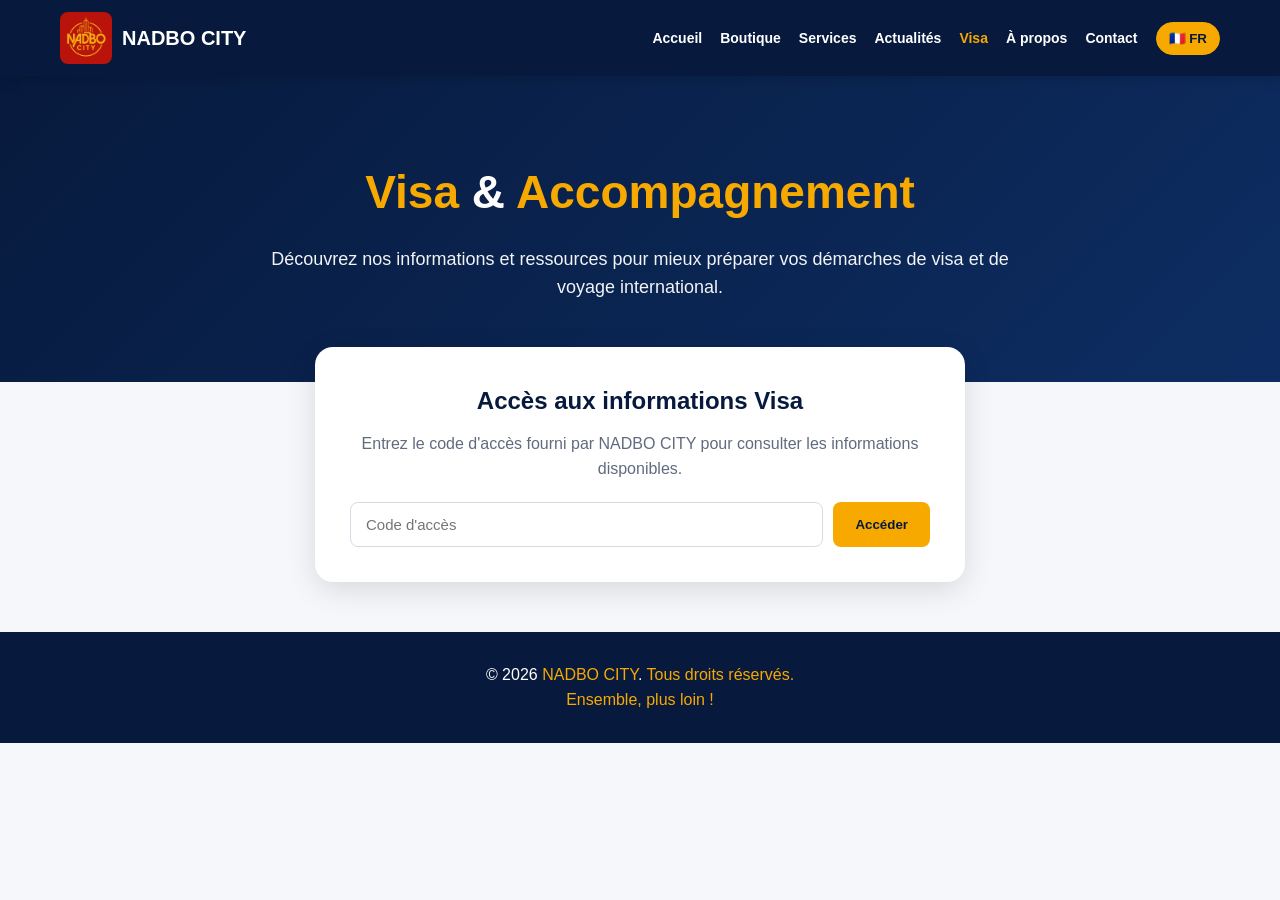
<file: visa 12.html>
<!DOCTYPE html>
<html lang="fr">
<head>
  <meta charset="UTF-8">
  <meta name="viewport" content="width=device-width, initial-scale=1.0">

  <title>NADBO CITY | Visa & Assistance</title>

  <style>
    * {
      margin: 0;
      padding: 0;
      box-sizing: border-box;
    }

    body {
      font-family: Arial, Helvetica, sans-serif;
      background: #f5f7fb;
      color: #17233c;
      line-height: 1.6;
    }

    header {
      background: #071a3d;
      color: white;
      position: sticky;
      top: 0;
      z-index: 1000;
      box-shadow: 0 3px 12px rgba(0,0,0,0.15);
    }

    .navbar {
      max-width: 1200px;
      margin: auto;
      padding: 12px 20px;
      display: flex;
      align-items: center;
      justify-content: space-between;
      gap: 20px;
    }

    .logo-area {
      display: flex;
      align-items: center;
      gap: 10px;
      text-decoration: none;
      color: white;
      font-weight: bold;
      font-size: 20px;
      white-space: nowrap;
    }

    .logo-area img {
      width: 52px;
      height: 52px;
      object-fit: contain;
      border-radius: 8px;
    }

    .nav-links {
      display: flex;
      align-items: center;
      gap: 18px;
      flex-wrap: wrap;
      justify-content: flex-end;
    }

    .nav-links a {
      color: white;
      text-decoration: none;
      font-size: 14px;
      font-weight: 600;
      transition: 0.3s;
    }

    .nav-links a:hover,
    .nav-links a.active {
      color: #f7a900;
    }

    .language {
      border: 1px solid #f7a900;
      background: #f7a900;
      color: #071a3d;
      padding: 8px 12px;
      border-radius: 20px;
      cursor: pointer;
      font-weight: bold;
    }

    .hero {
      background: linear-gradient(135deg, #071a3d, #0d2d62);
      color: white;
      padding: 80px 20px;
      text-align: center;
    }

    .hero h1 {
      font-size: 46px;
      margin-bottom: 15px;
    }

    .hero h1 span {
      color: #f7a900;
    }

    .hero p {
      max-width: 760px;
      margin: auto;
      font-size: 18px;
      opacity: 0.95;
    }

    .container {
      max-width: 1150px;
      margin: auto;
      padding: 55px 20px;
    }

    .section-title {
      text-align: center;
      margin-bottom: 35px;
    }

    .section-title h2 {
      color: #071a3d;
      font-size: 32px;
      margin-bottom: 10px;
    }

    .section-title p {
      color: #5d687d;
    }

    .access-box {
      max-width: 650px;
      margin: -35px auto 50px;
      background: white;
      padding: 35px;
      border-radius: 18px;
      box-shadow: 0 8px 30px rgba(0,0,0,0.12);
      position: relative;
      z-index: 5;
      text-align: center;
    }

    .access-box h2 {
      color: #071a3d;
      margin-bottom: 10px;
    }

    .access-box p {
      color: #606b7e;
      margin-bottom: 20px;
    }

    .access-form {
      display: flex;
      gap: 10px;
      justify-content: center;
      flex-wrap: wrap;
    }

    .access-form input {
      flex: 1;
      min-width: 220px;
      padding: 13px 15px;
      border: 1px solid #d5dbe5;
      border-radius: 8px;
      font-size: 15px;
      outline: none;
    }

    .access-form input:focus {
      border-color: #f7a900;
    }

    .btn {
      display: inline-block;
      border: none;
      background: #f7a900;
      color: #071a3d;
      padding: 13px 22px;
      border-radius: 8px;
      font-weight: bold;
      cursor: pointer;
      text-decoration: none;
      transition: 0.3s;
    }

    .btn:hover {
      transform: translateY(-2px);
      opacity: 0.9;
    }

    .error {
      color: #c62828;
      margin-top: 12px;
      display: none;
      font-weight: bold;
    }

    #privateContent {
      display: none;
    }

    .notice {
      background: #fff7df;
      border-left: 5px solid #f7a900;
      padding: 20px;
      border-radius: 8px;
      margin-bottom: 40px;
    }

    .notice strong {
      color: #071a3d;
    }

    .visa-grid {
      display: grid;
      grid-template-columns: repeat(auto-fit, minmax(240px, 1fr));
      gap: 22px;
    }

    .visa-card {
      background: white;
      border-radius: 15px;
      padding: 25px;
      box-shadow: 0 5px 20px rgba(0,0,0,0.08);
      border-top: 4px solid #f7a900;
      transition: 0.3s;
    }

    .visa-card:hover {
      transform: translateY(-4px);
      box-shadow: 0 10px 25px rgba(0,0,0,0.12);
    }

    .visa-card .flag {
      font-size: 40px;
      margin-bottom: 10px;
    }

    .visa-card h3 {
      color: #071a3d;
      margin-bottom: 10px;
      font-size: 21px;
    }

    .visa-card p {
      color: #5f6b80;
      font-size: 14px;
      margin-bottom: 15px;
    }

    .official-link {
      color: #071a3d;
      font-weight: bold;
      text-decoration: none;
      font-size: 14px;
    }

    .official-link:hover {
      color: #f7a900;
    }

    .steps {
      display: grid;
      grid-template-columns: repeat(auto-fit, minmax(220px, 1fr));
      gap: 20px;
    }

    .step {
      background: white;
      padding: 25px;
      border-radius: 15px;
      box-shadow: 0 5px 18px rgba(0,0,0,0.07);
      text-align: center;
    }

    .step-number {
      width: 45px;
      height: 45px;
      border-radius: 50%;
      background: #071a3d;
      color: #f7a900;
      display: flex;
      align-items: center;
      justify-content: center;
      margin: 0 auto 15px;
      font-weight: bold;
      font-size: 18px;
    }

    .step h3 {
      color: #071a3d;
      margin-bottom: 8px;
    }

    .checklist {
      background: #071a3d;
      color: white;
      padding: 35px;
      border-radius: 18px;
    }

    .checklist h2 {
      color: #f7a900;
      margin-bottom: 20px;
    }

    .checklist ul {
      list-style: none;
    }

    .checklist li {
      padding: 10px 0;
      border-bottom: 1px solid rgba(255,255,255,0.12);
    }

    .checklist li::before {
      content: "✓";
      color: #f7a900;
      font-weight: bold;
      margin-right: 10px;
    }

    .contact-box {
      background: white;
      padding: 35px;
      border-radius: 18px;
      text-align: center;
      box-shadow: 0 5px 20px rgba(0,0,0,0.08);
    }

    .contact-box h2 {
      color: #071a3d;
      margin-bottom: 15px;
    }

    .contact-box p {
      margin: 8px 0;
    }

    footer {
      background: #071a3d;
      color: white;
      text-align: center;
      padding: 30px 20px;
      margin-top: 50px;
    }

    footer span {
      color: #f7a900;
    }

    .hidden {
      display: none !important;
    }

    @media (max-width: 800px) {
      .navbar {
        flex-direction: column;
      }

      .nav-links {
        justify-content: center;
      }

      .hero h1 {
        font-size: 34px;
      }

      .hero {
        padding: 60px 20px;
      }
    }

    @media (max-width: 500px) {
      .nav-links {
        gap: 12px;
      }

      .nav-links a {
        font-size: 13px;
      }

      .access-box {
        margin: -25px 15px 40px;
        padding: 25px 18px;
      }
    }
  </style>
</head>

<body>

  <!-- =========================
       HEADER
  ========================== -->
  <header>
    <nav class="navbar">

      <a href="index.html" class="logo-area">
        <img src="Logo nadbo.PNG" alt="Logo NADBO CITY">
        <span>NADBO CITY</span>
      </a>

      <div class="nav-links">

        <a href="index.html"
           data-fr="Accueil"
           data-en="Home">
          Accueil
        </a>

        <a href="boutique.html"
           data-fr="Boutique"
           data-en="Shop">
          Boutique
        </a>

        <a href="services.html"
           data-fr="Services"
           data-en="Services">
          Services
        </a>

        <a href="actualités.html"
           data-fr="Actualités"
           data-en="News">
          Actualités
        </a>

        <a href="visa.html"
           class="active"
           data-fr="Visa"
           data-en="Visa">
          Visa
        </a>

        <a href="a-propos.html"
           data-fr="À propos"
           data-en="About">
          À propos
        </a>

        <a href="contact.html"
           data-fr="Contact"
           data-en="Contact">
          Contact
        </a>

        <button
          class="language"
          id="languageBtn"
          onclick="toggleLanguage()"
          aria-label="Changer de langue">
          🇫🇷 FR
        </button>

      </div>
    </nav>
  </header>


  <!-- =========================
       HERO
  ========================== -->
  <section class="hero">

    <h1>
      <span data-fr="Visa" data-en="Visa">Visa</span>
      &amp;
      <span data-fr="Accompagnement" data-en="Assistance">
        Accompagnement
      </span>
    </h1>

    <p
      data-fr="Découvrez nos informations et ressources pour mieux préparer vos démarches de visa et de voyage international."
      data-en="Discover our information and resources to help you better prepare your visa and international travel procedures.">
      Découvrez nos informations et ressources pour mieux préparer vos démarches de visa et de voyage international.
    </p>

  </section>


  <!-- =========================
       ACCESS CODE
  ========================== -->
  <section class="access-box">

    <h2
      data-fr="Accès aux informations Visa"
      data-en="Access Visa Information">
      Accès aux informations Visa
    </h2>

    <p
      data-fr="Entrez le code d'accès fourni par NADBO CITY pour consulter les informations disponibles."
      data-en="Enter the access code provided by NADBO CITY to view the available information.">
      Entrez le code d'accès fourni par NADBO CITY pour consulter les informations disponibles.
    </p>

    <div class="access-form">

      <input
        type="password"
        id="accessCode"
        placeholder="Code d'accès"
        data-placeholder-fr="Code d'accès"
        data-placeholder-en="Access code"
        autocomplete="off">

      <button
        class="btn"
        onclick="checkAccess()"
        data-fr="Accéder"
        data-en="Access">
        Accéder
      </button>

    </div>

    <div
      class="error"
      id="accessError"
      data-fr="Code incorrect. Veuillez vérifier votre code d'accès."
      data-en="Incorrect code. Please check your access code.">
      Code incorrect. Veuillez vérifier votre code d'accès.
    </div>

  </section>


  <!-- =========================
       PRIVATE CONTENT
  ========================== -->
  <main id="privateContent">

    <!-- INTRODUCTION -->
    <section class="container">

      <div class="section-title">

        <h2
          data-fr="Informations sur les visas"
          data-en="Visa Information">
          Informations sur les visas
        </h2>

        <p
          data-fr="Informations générales pour vous aider à préparer votre projet."
          data-en="General information to help you prepare your project.">
          Informations générales pour vous aider à préparer votre projet.
        </p>

      </div>

      <div class="notice">

        <strong
          data-fr="Important :"
          data-en="Important:">
          Important :
        </strong>

        <span
          data-fr="Les exigences de visa varient selon le pays, votre nationalité, votre situation personnelle et le type de voyage. Vérifiez toujours les informations auprès du gouvernement ou du consulat concerné."
          data-en="Visa requirements vary depending on the country, your nationality, your personal situation and the purpose of your trip. Always verify information with the relevant government or consulate.">
          Les exigences de visa varient selon le pays, votre nationalité, votre situation personnelle et le type de voyage. Vérifiez toujours les informations auprès du gouvernement ou du consulat concerné.
        </span>

      </div>

    </section>


    <!-- =========================
         COUNTRIES
    ========================== -->
    <section class="container">

      <div class="section-title">

        <h2
          data-fr="Destinations disponibles"
          data-en="Available Destinations">
          Destinations disponibles
        </h2>

        <p
          data-fr="Consultez les ressources officielles correspondant à votre destination."
          data-en="Consult the official resources for your destination.">
          Consultez les ressources officielles correspondant à votre destination.
        </p>

      </div>


      <div class="visa-grid">


        <!-- FRANCE -->
        <div class="visa-card">

          <div class="flag">🇫🇷</div>

          <h3
            data-fr="France"
            data-en="France">
            France
          </h3>

          <p
            data-fr="Informations sur les visas, courts séjours et démarches administratives."
            data-en="Information about visas, short stays and administrative procedures.">
            Informations sur les visas, courts séjours et démarches administratives.
          </p>

          <a
            href="https://france-visas.gouv.fr/"
            target="_blank"
            rel="noopener noreferrer"
            class="official-link"
            data-fr="Site officiel →"
            data-en="Official website →">
            Site officiel →
          </a>

        </div>


        <!-- ROYAUME-UNI -->
        <div class="visa-card">

          <div class="flag">🇬🇧</div>

          <h3
            data-fr="Royaume-Uni"
            data-en="United Kingdom">
            Royaume-Uni
          </h3>

          <p
            data-fr="Informations officielles sur les visas et l'entrée au Royaume-Uni."
            data-en="Official information about visas and entry to the United Kingdom.">
            Informations officielles sur les visas et l'entrée au Royaume-Uni.
          </p>

          <a
            href="https://www.gov.uk/browse/visas-immigration"
            target="_blank"
            rel="noopener noreferrer"
            class="official-link"
            data-fr="Site officiel →"
            data-en="Official website →">
            Site officiel →
          </a>

        </div>


        <!-- CANADA -->
        <div class="visa-card">

          <div class="flag">🇨🇦</div>

          <h3
            data-fr="Canada"
            data-en="Canada">
            Canada
          </h3>

          <p
            data-fr="Informations officielles sur les visas de visiteur et autres autorisations d'entrée."
            data-en="Official information about visitor visas and other entry requirements.">
            Informations officielles sur les visas de visiteur et autres autorisations d'entrée.
          </p>

          <a
            href="https://www.canada.ca/fr/immigration-refugies-citoyennete/services/visiter-canada.html"
            target="_blank"
            rel="noopener noreferrer"
            class="official-link"
            data-fr="Site officiel →"
            data-en="Official website →">
            Site officiel →
          </a>

        </div>


        <!-- ESPAGNE -->
        <div class="visa-card">

          <div class="flag">🇪🇸</div>

          <h3
            data-fr="Espagne"
            data-en="Spain">
            Espagne
          </h3>

          <p
            data-fr="Informations relatives aux visas et conditions d'entrée en Espagne."
            data-en="Information about visas and entry requirements for Spain.">
            Informations relatives aux visas et conditions d'entrée en Espagne.
          </p>

          <a
            href="https://www.exteriores.gob.es/"
            target="_blank"
            rel="noopener noreferrer"
            class="official-link"
            data-fr="Site officiel →"
            data-en="Official website →">
            Site officiel →
          </a>

        </div>


        <!-- GRECE -->
        <div class="visa-card">

          <div class="flag">🇬🇷</div>

          <h3
            data-fr="Grèce"
            data-en="Greece">
            Grèce
          </h3>

          <p
            data-fr="Ressources concernant les visas et les conditions d'entrée en Grèce."
            data-en="Resources regarding visas and entry requirements for Greece.">
            Ressources concernant les visas et les conditions d'entrée en Grèce.
          </p>

          <a
            href="https://www.mfa.gr/en/"
            target="_blank"
            rel="noopener noreferrer"
            class="official-link"
            data-fr="Site officiel →"
            data-en="Official website →">
            Site officiel →
          </a>

        </div>


        <!-- SUISSE -->
        <div class="visa-card">

          <div class="flag">🇨🇭</div>

          <h3
            data-fr="Suisse"
            data-en="Switzerland">
            Suisse
          </h3>

          <p
            data-fr="Informations sur les conditions d'entrée et les demandes de visa."
            data-en="Information about entry requirements and visa applications.">
            Informations sur les conditions d'entrée et les demandes de visa.
          </p>

          <a
            href="https://www.sem.admin.ch/"
            target="_blank"
            rel="noopener noreferrer"
            class="official-link"
            data-fr="Site officiel →"
            data-en="Official website →">
            Site officiel →
          </a>

        </div>


        <!-- USA -->
        <div class="visa-card">

          <div class="flag">🇺🇸</div>

          <h3
            data-fr="États-Unis"
            data-en="United States">
            États-Unis
          </h3>

          <p
            data-fr="Informations officielles sur les visas et les conditions d'entrée aux États-Unis."
            data-en="Official information about visas and entry requirements for the United States.">
            Informations officielles sur les visas et les conditions d'entrée aux États-Unis.
          </p>

          <a
            href="https://travel.state.gov/content/travel/en/us-visas.html"
            target="_blank"
            rel="noopener noreferrer"
            class="official-link"
            data-fr="Site officiel →"
            data-en="Official website →">
            Site officiel →
          </a>

        </div>


        <!-- AUSTRALIE -->
        <div class="visa-card">

          <div class="flag">🇦🇺</div>

          <h3
            data-fr="Australie"
            data-en="Australia">
            Australie
          </h3>

          <p
            data-fr="Informations officielles sur les visas et les conditions d'entrée en Australie."
            data-en="Official information about visas and entry requirements for Australia.">
            Informations officielles sur les visas et les conditions d'entrée en Australie.
          </p>

          <a
            href="https://immi.homeaffairs.gov.au/"
            target="_blank"
            rel="noopener noreferrer"
            class="official-link"
            data-fr="Site officiel →"
            data-en="Official website →">
            Site officiel →
          </a>

        </div>


        <!-- ITALIE -->
        <div class="visa-card">

          <div class="flag">🇮🇹</div>

          <h3
            data-fr="Italie"
            data-en="Italy">
            Italie
          </h3>

          <p
            data-fr="Informations générales sur les visas et les procédures consulaires."
            data-en="General information about visas and consular procedures.">
            Informations générales sur les visas et les procédures consulaires.
          </p>

          <a
            href="https://vistoperitalia.esteri.it/"
            target="_blank"
            rel="noopener noreferrer"
            class="official-link"
            data-fr="Site officiel →"
            data-en="Official website →">
            Site officiel →
          </a>

        </div>


        <!-- ALLEMAGNE -->
        <div class="visa-card">

          <div class="flag">🇩🇪</div>

          <h3
            data-fr="Allemagne"
            data-en="Germany">
            Allemagne
          </h3>

          <p
            data-fr="Informations officielles sur les visas et les conditions d'entrée."
            data-en="Official information about visas and entry requirements.">
            Informations officielles sur les visas et les conditions d'entrée.
          </p>

          <a
            href="https://www.auswaertiges-amt.de/en/visa-service"
            target="_blank"
            rel="noopener noreferrer"
            class="official-link"
            data-fr="Site officiel →"
            data-en="Official website →">
            Site officiel →
          </a>

        </div>


        <!-- PORTUGAL -->
        <div class="visa-card">

          <div class="flag">🇵🇹</div>

          <h3
            data-fr="Portugal"
            data-en="Portugal">
            Portugal
          </h3>

          <p
            data-fr="Informations sur les visas, les séjours et les démarches consulaires."
            data-en="Information about visas, stays and consular procedures.">
            Informations sur les visas, les séjours et les démarches consulaires.
          </p>

          <a
            href="https://vistos.mne.gov.pt/"
            target="_blank"
            rel="noopener noreferrer"
            class="official-link"
            data-fr="Site officiel →"
            data-en="Official website →">
            Site officiel →
          </a>

        </div>

      </div>

    </section>


    <!-- =========================
         PROCEDURE
    ========================== -->
    <section class="container">

      <div class="section-title">

        <h2
          data-fr="Processus général"
          data-en="General Process">
          Processus général
        </h2>

        <p
          data-fr="Les étapes peuvent varier selon la destination et le type de visa."
          data-en="The steps may vary depending on the destination and visa type.">
          Les étapes peuvent varier selon la destination et le type de visa.
        </p>

      </div>


      <div class="steps">

        <div class="step">

          <div class="step-number">1</div>

          <h3
            data-fr="Définir le projet"
            data-en="Define the project">
            Définir le projet
          </h3>

          <p
            data-fr="Déterminer la destination, le motif du voyage et la durée du séjour."
            data-en="Determine the destination, purpose of travel and length of stay.">
            Déterminer la destination, le motif du voyage et la durée du séjour.
          </p>

        </div>


        <div class="step">

          <div class="step-number">2</div>

          <h3
            data-fr="Vérifier les exigences"
            data-en="Check requirements">
            Vérifier les exigences
          </h3>

          <p
            data-fr="Identifier les documents et conditions exigés par les autorités compétentes."
            data-en="Identify the documents and requirements requested by the relevant authorities.">
            Identifier les documents et conditions exigés par les autorités compétentes.
          </p>

        </div>


        <div class="step">

          <div class="step-number">3</div>

          <h3
            data-fr="Préparer le dossier"
            data-en="Prepare the application">
            Préparer le dossier
          </h3>

          <p
            data-fr="Rassembler les documents nécessaires et compléter les formulaires applicables."
            data-en="Gather the required documents and complete the applicable forms.">
            Rassembler les documents nécessaires et compléter les formulaires applicables.
          </p>

        </div>


        <div class="step">

          <div class="step-number">4</div>

          <h3
            data-fr="Soumettre la demande"
            data-en="Submit the application">
            Soumettre la demande
          </h3>

          <p
            data-fr="Déposer la demande auprès du canal officiel approprié."
            data-en="Submit the application through the appropriate official channel.">
            Déposer la demande auprès du canal officiel approprié.
          </p>

        </div>

      </div>

    </section>


    <!-- =========================
         CHECKLIST
    ========================== -->
    <section class="container">

      <div class="checklist">

        <h2
          data-fr="Liste de vérification générale"
          data-en="General Checklist">
          Liste de vérification générale
        </h2>

        <ul>

          <li
            data-fr="Passeport valide"
            data-en="Valid passport">
            Passeport valide
          </li>

          <li
            data-fr="Formulaire de demande de visa, lorsque requis"
            data-en="Visa application form, when required">
            Formulaire de demande de visa, lorsque requis
          </li>

          <li
            data-fr="Photos conformes aux exigences"
            data-en="Photos meeting the requirements">
            Photos conformes aux exigences
          </li>

          <li
            data-fr="Preuve de moyens financiers, lorsque requise"
            data-en="Proof of financial means, when required">
            Preuve de moyens financiers, lorsque requise
          </li>

          <li
            data-fr="Preuve d'hébergement, lorsque requise"
            data-en="Proof of accommodation, when required">
            Preuve d'hébergement, lorsque requise
          </li>

          <li
            data-fr="Itinéraire ou justificatif du voyage, lorsque requis"
            data-en="Travel itinerary or supporting travel documents, when required">
            Itinéraire ou justificatif du voyage, lorsque requis
          </li>

          <li
            data-fr="Assurance voyage, lorsque requise"
            data-en="Travel insurance, when required">
            Assurance voyage, lorsque requise
          </li>

          <li
            data-fr="Documents supplémentaires selon la situation du demandeur"
            data-en="Additional documents depending on the applicant's situation">
            Documents supplémentaires selon la situation du demandeur
          </li>

        </ul>

      </div>

    </section>


    <!-- =========================
         NADBO ASSISTANCE
    ========================== -->
    <section class="container">

      <div class="contact-box">

        <h2
          data-fr="Besoin d'accompagnement ?"
          data-en="Need assistance?">
          Besoin d'accompagnement ?
        </h2>

        <p
          data-fr="NADBO CITY peut vous orienter dans la préparation de vos démarches et vous aider à mieux comprendre les étapes de votre projet."
          data-en="NADBO CITY can guide you through the preparation of your procedures and help you better understand the steps involved in your project.">
          NADBO CITY peut vous orienter dans la préparation de vos démarches et vous aider à mieux comprendre les étapes de votre projet.
        </p>

        <br>

        <a
          href="contact.html"
          class="btn"
          data-fr="Nous contacter"
          data-en="Contact us">
          Nous contacter
        </a>

      </div>

    </section>


    <!-- =========================
         DISCLAIMER
    ========================== -->
    <section class="container">

      <div class="notice">

        <strong
          data-fr="Avis important :"
          data-en="Important notice:">
          Avis important :
        </strong>

        <span
          data-fr="NADBO CITY fournit des informations et de l'accompagnement administratif. Les décisions relatives aux visas, à l'admission sur un territoire et aux autorisations d'entrée sont prises par les autorités compétentes. Les exigences peuvent changer. Consultez toujours les sites officiels avant de soumettre une demande."
          data-en="NADBO CITY provides information and administrative assistance. Decisions regarding visas, admission to a territory and entry authorizations are made by the competent authorities. Requirements may change. Always consult official websites before submitting an application.">
          NADBO CITY fournit des informations et de l'accompagnement administratif. Les décisions relatives aux visas, à l'admission sur un territoire et aux autorisations d'entrée sont prises par les autorités compétentes. Les exigences peuvent changer. Consultez toujours les sites officiels avant de soumettre une demande.
        </span>

      </div>

    </section>

  </main>


  <!-- =========================
       FOOTER
  ========================== -->
  <footer>

    <p>
      © 2026
      <span>NADBO CITY</span>.
      <span
        data-fr="Tous droits réservés."
        data-en="All rights reserved.">
        Tous droits réservés.
      </span>
    </p>

    <p>
      <span
        data-fr="Ensemble, plus loin !"
        data-en="Together, further!">
        Ensemble, plus loin !
      </span>
    </p>

  </footer>


  <!-- =========================
       JAVASCRIPT
  ========================== -->
  <script>

    /* =================================
       CODE D'ACCÈS VISA
    ================================= */

    const ACCESS_CODE = "NADBO2026";


    function checkAccess() {

      const input = document.getElementById("accessCode");
      const error = document.getElementById("accessError");
      const privateContent = document.getElementById("privateContent");

      const enteredCode = input.value.trim();

      if (enteredCode === ACCESS_CODE) {

        sessionStorage.setItem("nadboVisaAccess", "true");

        privateContent.style.display = "block";
        error.style.display = "none";

        input.value = "";

        window.scrollTo({
          top: privateContent.offsetTop - 80,
          behavior: "smooth"
        });

      } else {

        error.style.display = "block";

        input.focus();

      }
    }


    /* =================================
       PERMETTRE LA TOUCHE ENTER
    ================================= */

    document.getElementById("accessCode").addEventListener("keydown", function(event) {

      if (event.key === "Enter") {
        checkAccess();
      }

    });


    /* =================================
       VÉRIFIER SI L'ACCÈS EST DÉJÀ VALIDÉ
    ================================= */

    function restoreAccess() {

      const hasAccess = sessionStorage.getItem("nadboVisaAccess");

      if (hasAccess === "true") {

        document.getElementById("privateContent").style.display = "block";

      }

    }


    /* =================================
       LANGUE FR / EN
    ================================= */

    let currentLanguage =
      localStorage.getItem("nadboLanguage") || "fr";


    function setLanguage(language) {

      currentLanguage = language;

      localStorage.setItem("nadboLanguage", language);

      document.documentElement.lang = language;

      const elements = document.querySelectorAll("[data-fr][data-en]");

      elements.forEach(function(element) {

        element.textContent =
          element.getAttribute("data-" + language);

      });


      const placeholders =
        document.querySelectorAll("[data-placeholder-fr][data-placeholder-en]");

      placeholders.forEach(function(element) {

        element.placeholder =
          element.getAttribute("data-placeholder-" + language);

      });


      const languageBtn =
        document.getElementById("languageBtn");

      if (language === "fr") {

        languageBtn.textContent = "🇫🇷 FR";

      } else {

        languageBtn.textContent = "🇬🇧 EN";

      }

    }


    function toggleLanguage() {

      if (currentLanguage === "fr") {

        setLanguage("en");

      } else {

        setLanguage("fr");

      }

    }


    /* =================================
       INITIALISATION
    ================================= */

    document.addEventListener("DOMContentLoaded", function() {

      restoreAccess();

      setLanguage(currentLanguage);

    });

  </script>

</body>
</html>
</file>
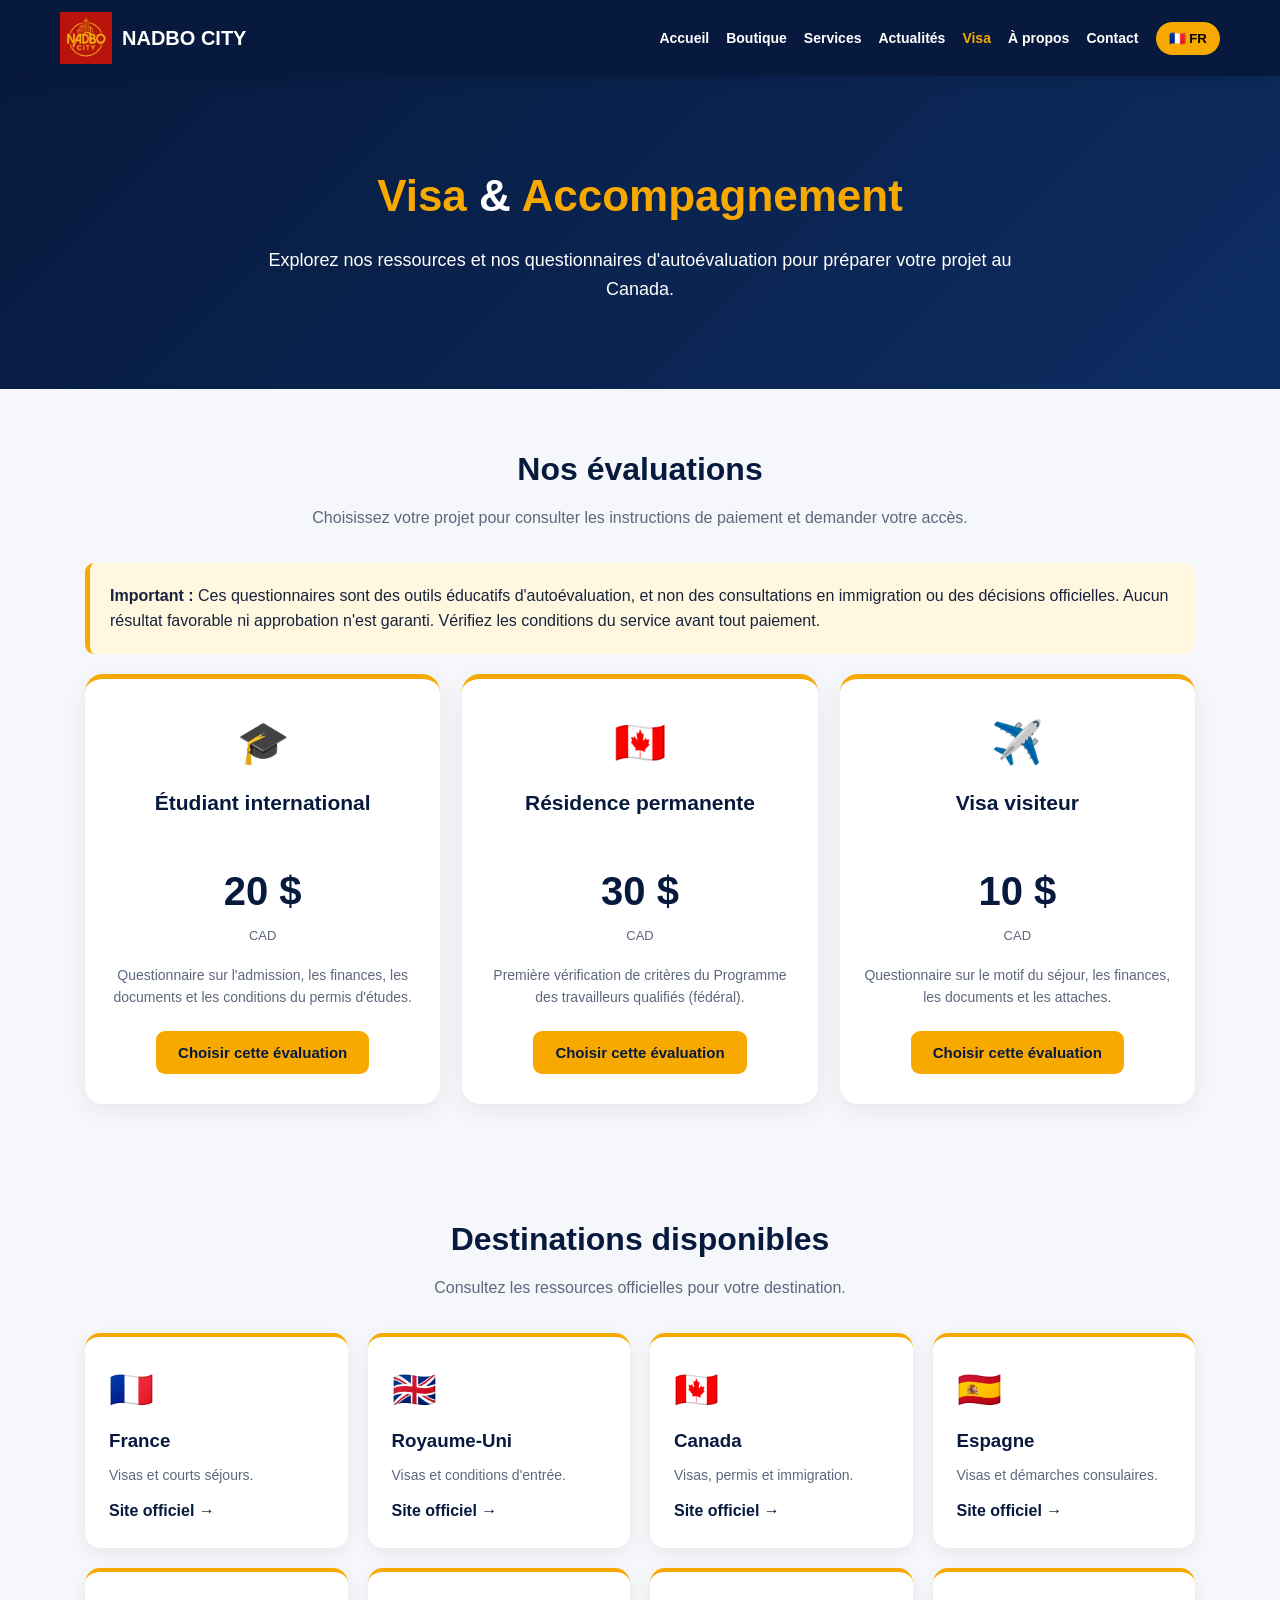
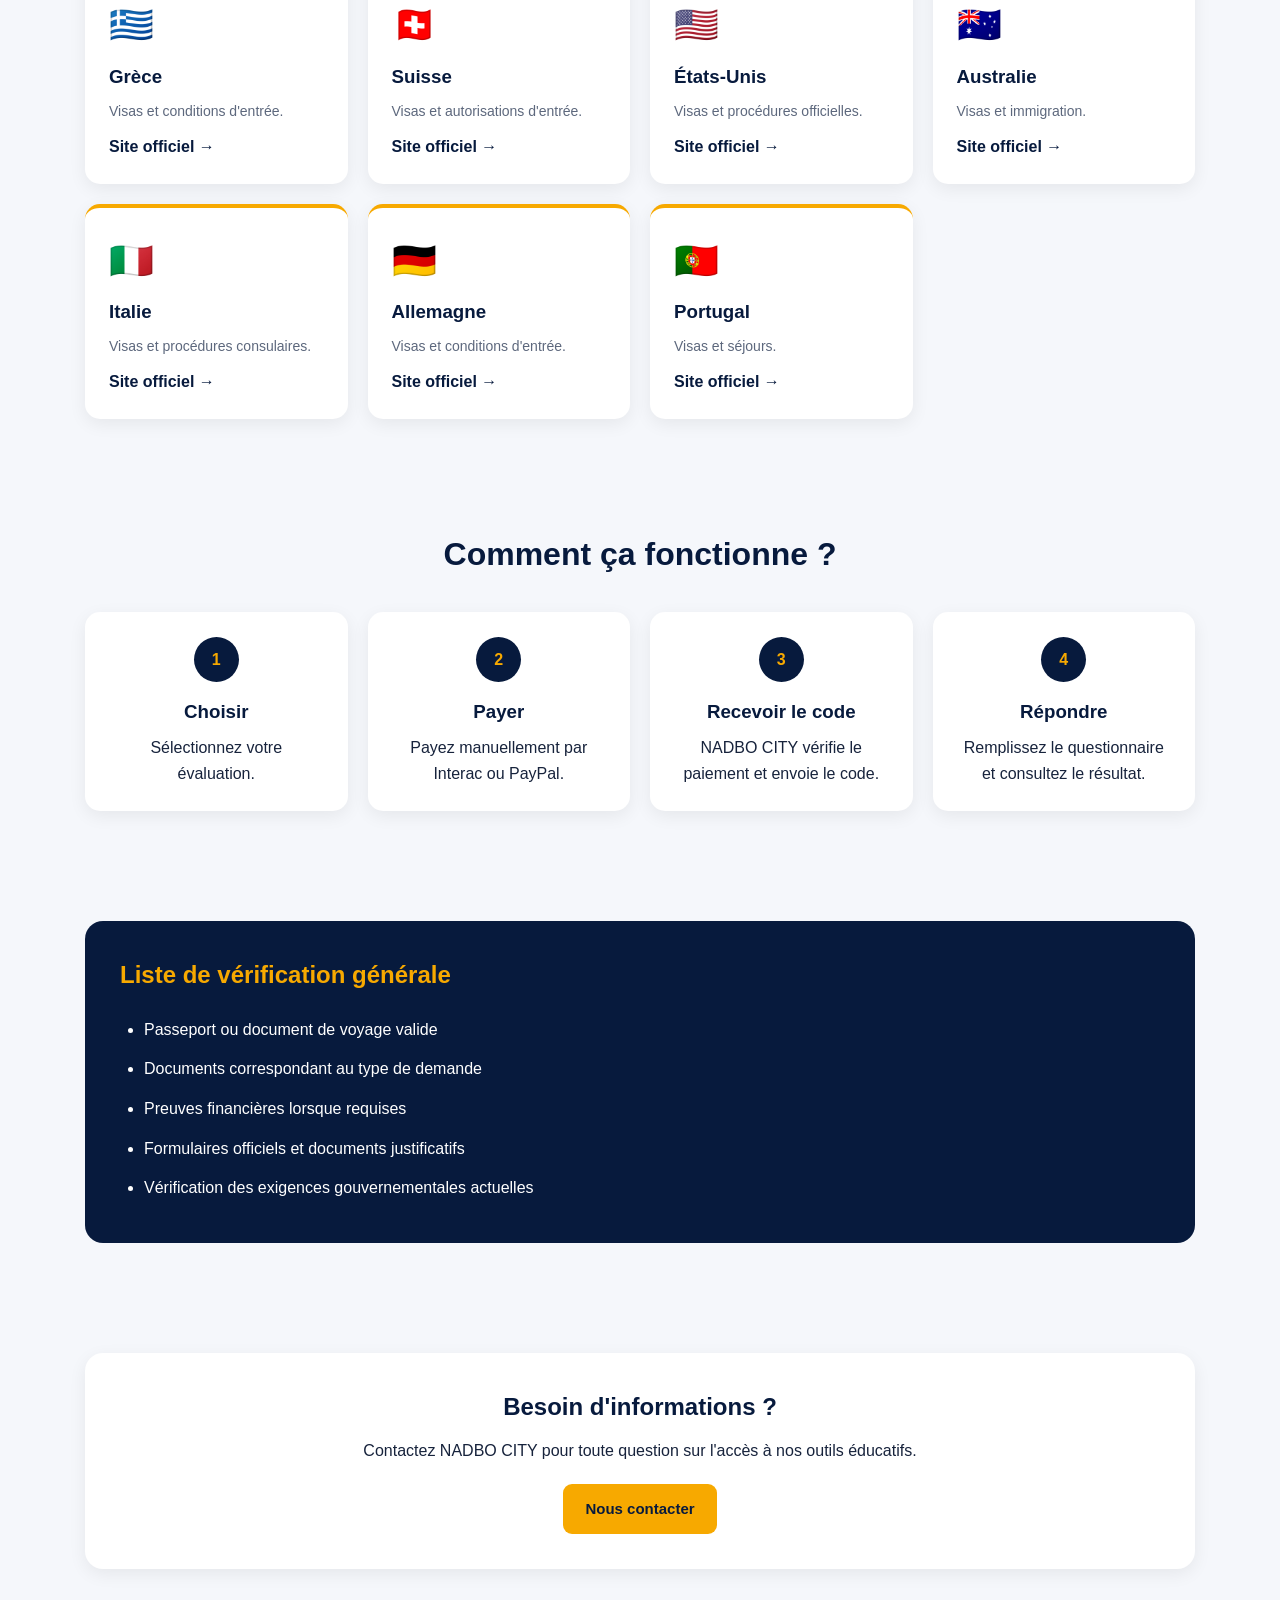
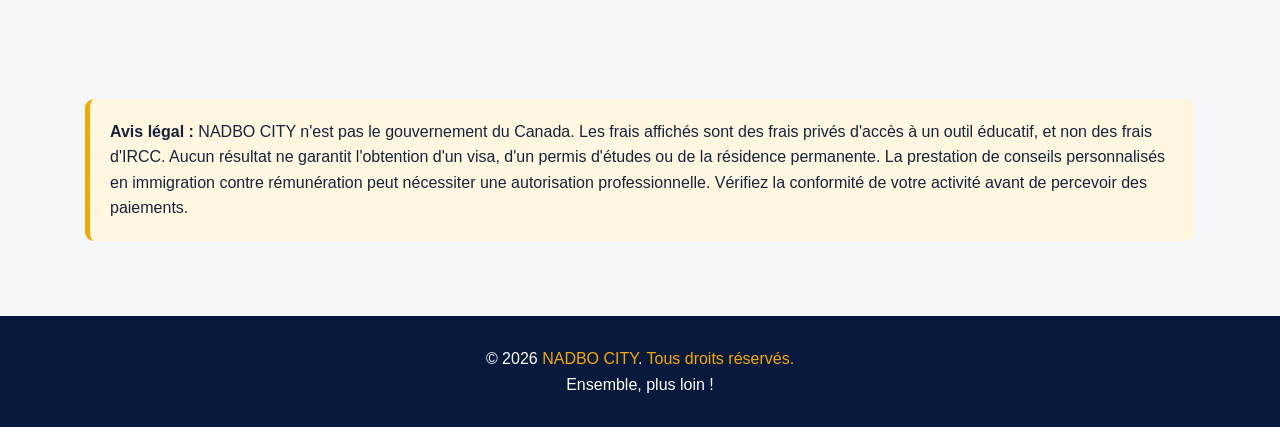
<file: visa.html>
<!DOCTYPE html>
<html lang="fr">
<head>
<meta charset="UTF-8">
<meta name="viewport" content="width=device-width, initial-scale=1.0">
<title>NADBO CITY | Visa & Assistance</title>

<style>
:root {
  --navy:#071a3d;
  --navy2:#0d2d62;
  --gold:#f7a900;
  --bg:#f5f7fb;
  --text:#17233c;
  --muted:#5d687d;
}
* {margin:0;padding:0;box-sizing:border-box}
html {scroll-behavior:smooth}
body {
  font-family:Arial,Helvetica,sans-serif;
  background:var(--bg);
  color:var(--text);
  line-height:1.6;
}
header {
  background:var(--navy);
  color:white;
  position:sticky;
  top:0;
  z-index:1000;
  box-shadow:0 3px 12px #0002;
}
.navbar {
  max-width:1200px;
  margin:auto;
  padding:12px 20px;
  display:flex;
  align-items:center;
  justify-content:space-between;
  gap:20px;
}
.logo-area {
  display:flex;
  align-items:center;
  gap:10px;
  text-decoration:none;
  color:white;
  font-size:20px;
  font-weight:bold;
}
.logo-area img {
  width:52px;
  height:52px;
  object-fit:contain;
}
.nav-links {
  display:flex;
  flex-wrap:wrap;
  gap:17px;
  align-items:center;
}
.nav-links a {
  color:white;
  text-decoration:none;
  font-size:14px;
  font-weight:bold;
}
.nav-links a:hover,.nav-links .active {
  color:var(--gold);
}
.language {
  background:var(--gold);
  border:0;
  padding:9px 13px;
  border-radius:25px;
  font-weight:bold;
  cursor:pointer;
}
.hero {
  background:linear-gradient(135deg,var(--navy),var(--navy2));
  padding:85px 20px;
  text-align:center;
  color:white;
}
.hero h1 {
  font-size:44px;
  margin-bottom:15px;
}
.hero h1 span {color:var(--gold)}
.hero p {
  max-width:760px;
  margin:auto;
  font-size:18px;
}
.container {
  max-width:1150px;
  margin:auto;
  padding:55px 20px;
}
.section-title {
  text-align:center;
  margin-bottom:32px;
}
.section-title h2 {
  font-size:32px;
  color:var(--navy);
  margin-bottom:10px;
}
.section-title p {color:var(--muted)}
.notice {
  background:#fff7df;
  border-left:5px solid var(--gold);
  padding:20px;
  border-radius:9px;
  margin:20px 0;
}
.btn {
  background:var(--gold);
  color:var(--navy);
  border:0;
  border-radius:9px;
  padding:13px 22px;
  font-weight:bold;
  font-size:15px;
  cursor:pointer;
  text-decoration:none;
  display:inline-block;
}
.btn:hover {opacity:.9}
.btn-dark {
  background:var(--navy);
  color:white;
}
.btn-outline {
  background:white;
  border:1px solid var(--navy);
}
.offer-grid {
  display:grid;
  grid-template-columns:repeat(3,minmax(0,1fr));
  gap:22px;
}
.offer-card {
  background:white;
  border-radius:18px;
  padding:30px 23px;
  text-align:center;
  border-top:5px solid var(--gold);
  box-shadow:0 7px 24px #0001;
}
.offer-icon {
  font-size:42px;
  margin-bottom:10px;
}
.offer-card h3 {
  color:var(--navy);
  font-size:21px;
  min-height:58px;
}
.price {
  color:var(--navy);
  font-size:40px;
  font-weight:bold;
  margin:15px 0 3px;
}
.currency {
  color:var(--muted);
  font-size:13px;
  margin-bottom:17px;
}
.offer-card p {
  color:var(--muted);
  font-size:14px;
  margin-bottom:22px;
}
.panel {
  background:white;
  padding:32px;
  border-radius:18px;
  box-shadow:0 6px 24px #0001;
  margin-top:25px;
}
.panel h3 {
  color:var(--navy);
  margin-bottom:12px;
  font-size:24px;
}
.payment-grid {
  display:grid;
  grid-template-columns:repeat(2,minmax(0,1fr));
  gap:18px;
  margin:20px 0;
}
.payment-method {
  background:#f5f8fd;
  border:1px solid #d8e1ef;
  border-radius:12px;
  padding:20px;
}
.payment-method h4 {
  color:var(--navy);
  margin-bottom:8px;
}
.payment-email {
  font-weight:bold;
  overflow-wrap:anywhere;
  margin:10px 0;
}
.form-field {
  margin:18px 0;
}
.form-field label {
  display:block;
  color:var(--navy);
  font-weight:bold;
  margin-bottom:8px;
}
.form-field input,
.form-field select {
  width:100%;
  padding:13px;
  border:1px solid #cbd5e3;
  border-radius:9px;
  font:inherit;
  background:white;
  color:var(--text);
}
.form-field small {
  display:block;
  margin-top:6px;
  color:var(--muted);
}
.status {
  padding:15px;
  margin-top:16px;
  border-radius:9px;
  background:#edf3fb;
}
.status.error {
  background:#fff0ef;
  color:#9b302a;
}
.status.success {
  background:#eaf7ee;
  color:#216643;
}
.questionnaire {
  background:white;
  padding:32px;
  border-radius:18px;
  box-shadow:0 6px 24px #0001;
  margin-top:25px;
}
.questionnaire h3 {
  color:var(--navy);
  font-size:25px;
  margin-bottom:12px;
}
.question {
  padding:17px 0;
  border-bottom:1px solid #e8edf4;
}
.question label {
  display:block;
  font-weight:bold;
  color:var(--navy);
  margin-bottom:9px;
}
.question select {
  width:100%;
  padding:13px;
  border:1px solid #cbd5e3;
  border-radius:9px;
  font:inherit;
  background:white;
}
.form-actions {
  display:flex;
  gap:12px;
  flex-wrap:wrap;
  margin-top:24px;
}
.result {
  background:#f1f5fb;
  border-left:5px solid var(--navy);
  padding:24px;
  border-radius:10px;
  margin-top:25px;
}
.result.good {
  background:#edf8f1;
  border-color:#25845c;
}
.result.review {
  background:#fff8e8;
  border-color:#d49400;
}
.result.alert {
  background:#fff0ef;
  border-color:#b84d45;
}
.result h3 {margin-bottom:12px}
.result ul {padding-left:22px;margin:12px 0}
.result li {margin:8px 0}
.result a {color:#064e9a}
.visa-grid {
  display:grid;
  grid-template-columns:repeat(auto-fit,minmax(235px,1fr));
  gap:20px;
}
.visa-card {
  background:white;
  padding:24px;
  border-radius:15px;
  border-top:4px solid var(--gold);
  box-shadow:0 5px 18px #0001;
}
.visa-card .flag {font-size:36px}
.visa-card h3 {color:var(--navy);margin:8px 0}
.visa-card p {
  color:var(--muted);
  font-size:14px;
  margin-bottom:12px;
}
.visa-card a {
  color:var(--navy);
  font-weight:bold;
  text-decoration:none;
}
.steps {
  display:grid;
  grid-template-columns:repeat(4,minmax(0,1fr));
  gap:20px;
}
.step {
  background:white;
  padding:25px;
  border-radius:15px;
  text-align:center;
  box-shadow:0 5px 18px #0001;
}
.step-number {
  background:var(--navy);
  color:var(--gold);
  border-radius:50%;
  width:45px;
  height:45px;
  display:grid;
  place-items:center;
  margin:0 auto 15px;
  font-weight:bold;
}
.step h3 {color:var(--navy);margin-bottom:8px}
.checklist {
  background:var(--navy);
  color:white;
  border-radius:18px;
  padding:35px;
}
.checklist h2 {color:var(--gold);margin-bottom:15px}
.checklist ul {padding-left:24px}
.checklist li {padding:7px 0}
.contact-box {
  background:white;
  padding:35px;
  border-radius:18px;
  text-align:center;
  box-shadow:0 5px 18px #0001;
}
.contact-box h2 {color:var(--navy);margin-bottom:12px}
.contact-box p {margin-bottom:20px}
footer {
  background:var(--navy);
  color:white;
  text-align:center;
  padding:30px 20px;
}
footer span {color:var(--gold)}
[hidden] {display:none!important}
@media(max-width:850px) {
  .navbar {flex-direction:column}
  .nav-links {justify-content:center}
  .offer-grid {grid-template-columns:1fr}
  .steps {grid-template-columns:repeat(2,1fr)}
  .hero h1 {font-size:34px}
}
@media(max-width:600px) {
  .payment-grid,.steps {grid-template-columns:1fr}
  .panel,.questionnaire {padding:22px 17px}
  .section-title h2 {font-size:27px}
  .nav-links {gap:12px;justify-content:center}
  .nav-links a {font-size:13px}
}
</style>
</head>

<body>

<header>
<nav class="navbar">
  <a href="index.html" class="logo-area">
    <img src="./Logo nadbo.PNG" alt="Logo NADBO CITY">
    <span>NADBO CITY</span>
  </a>
  <div class="nav-links">
    <a href="index.html" data-fr="Accueil" data-en="Home">Accueil</a>
    <a href="boutique.html" data-fr="Boutique" data-en="Shop">Boutique</a>
    <a href="services.html">Services</a>
    <a href="actualites.html" data-fr="Actualités" data-en="News">Actualités</a>
    <a href="visa.html" class="active">Visa</a>
    <a href="a-propos.html" data-fr="À propos" data-en="About">À propos</a>
    <a href="contact.html">Contact</a>
    <button class="language" id="languageBtn" onclick="toggleLanguage()">🇫🇷 FR</button>
  </div>
</nav>
</header>

<section class="hero">
  <h1>
    <span>Visa</span> &
    <span data-fr="Accompagnement" data-en="Assistance">Accompagnement</span>
  </h1>
  <p
    data-fr="Explorez nos ressources et nos questionnaires d'autoévaluation pour préparer votre projet au Canada."
    data-en="Explore our resources and self-assessment questionnaires to prepare for your plans in Canada.">
    Explorez nos ressources et nos questionnaires d'autoévaluation pour préparer votre projet au Canada.
  </p>
</section>

<!-- OFFRES -->
<section class="container" id="offres">
  <div class="section-title">
    <h2 data-fr="Nos évaluations" data-en="Our Assessments">
      Nos évaluations
    </h2>
    <p
      data-fr="Choisissez votre projet pour consulter les instructions de paiement et demander votre accès."
      data-en="Choose your goal to view payment instructions and request access.">
      Choisissez votre projet pour consulter les instructions de paiement et demander votre accès.
    </p>
  </div>

  <div class="notice">
    <strong data-fr="Important :" data-en="Important:">Important :</strong>
    <span
      data-fr="Ces questionnaires sont des outils éducatifs d'autoévaluation, et non des consultations en immigration ou des décisions officielles. Aucun résultat favorable ni approbation n'est garanti. Vérifiez les conditions du service avant tout paiement."
      data-en="These questionnaires are educational self-assessment tools, not immigration consultations or official decisions. No favourable result or approval is guaranteed. Review the service terms before paying.">
      Ces questionnaires sont des outils éducatifs d'autoévaluation, et non des consultations en immigration ou des décisions officielles. Aucun résultat favorable ni approbation n'est garanti. Vérifiez les conditions du service avant tout paiement.
    </span>
  </div>

  <div class="offer-grid">
    <div class="offer-card">
      <div class="offer-icon">🎓</div>
      <h3 data-fr="Étudiant international" data-en="International Student">
        Étudiant international
      </h3>
      <div class="price">20 $</div>
      <div class="currency">CAD</div>
      <p
        data-fr="Questionnaire sur l'admission, les finances, les documents et les conditions du permis d'études."
        data-en="Questionnaire on admission, finances, documents and study permit requirements.">
        Questionnaire sur l'admission, les finances, les documents et les conditions du permis d'études.
      </p>
      <button class="btn" onclick="selectService('study')"
        data-fr="Choisir cette évaluation" data-en="Select assessment">
        Choisir cette évaluation
      </button>
    </div>

    <div class="offer-card">
      <div class="offer-icon">🇨🇦</div>
      <h3 data-fr="Résidence permanente" data-en="Permanent Residence">
        Résidence permanente
      </h3>
      <div class="price">30 $</div>
      <div class="currency">CAD</div>
      <p
        data-fr="Première vérification de critères du Programme des travailleurs qualifiés (fédéral)."
        data-en="Initial screening of Federal Skilled Worker Program criteria.">
        Première vérification de critères du Programme des travailleurs qualifiés (fédéral).
      </p>
      <button class="btn" onclick="selectService('pr')"
        data-fr="Choisir cette évaluation" data-en="Select assessment">
        Choisir cette évaluation
      </button>
    </div>

    <div class="offer-card">
      <div class="offer-icon">✈️</div>
      <h3 data-fr="Visa visiteur" data-en="Visitor Visa">
        Visa visiteur
      </h3>
      <div class="price">10 $</div>
      <div class="currency">CAD</div>
      <p
        data-fr="Questionnaire sur le motif du séjour, les finances, les documents et les attaches."
        data-en="Questionnaire on visit purpose, finances, documents and ties.">
        Questionnaire sur le motif du séjour, les finances, les documents et les attaches.
      </p>
      <button class="btn" onclick="selectService('visitor')"
        data-fr="Choisir cette évaluation" data-en="Select assessment">
        Choisir cette évaluation
      </button>
    </div>
  </div>
</section>

<!-- PAIEMENT MANUEL -->
<section class="container" id="paymentSection" hidden>
  <div class="panel">
    <h3 data-fr="Paiement manuel" data-en="Manual Payment">
      Paiement manuel
    </h3>

    <p id="selectedServiceText"></p>

    <div class="payment-grid">
      <div class="payment-method">
        <h4>🇨🇦 KOHO / Interac</h4>
        <p
          data-fr="Pour les clients au Canada : effectuez un virement Interac à l'adresse suivante."
          data-en="For clients in Canada: send an Interac e-Transfer to the following address.">
          Pour les clients au Canada : effectuez un virement Interac à l'adresse suivante.
        </p>
        <div class="payment-email">Josueiyemo643@gmail.com</div>
        <button class="btn btn-outline" onclick="copyEmail()"
          data-fr="Copier l'adresse" data-en="Copy address">
          Copier l'adresse
        </button>
      </div>

      <div class="payment-method">
        <h4>🌍 PayPal</h4>
        <p
          data-fr="Pour les clients internationaux : envoyez votre paiement PayPal au compte indiqué, après avoir vérifié le destinataire et la devise."
          data-en="For international clients: send your PayPal payment to the listed account after confirming the recipient and currency.">
          Pour les clients internationaux : envoyez votre paiement PayPal au compte indiqué, après avoir vérifié le destinataire et la devise.
        </p>
        <div class="payment-email">Josueiyemo643@gmail.com</div>
        <button class="btn btn-outline" onclick="copyEmail()"
          data-fr="Copier l'adresse" data-en="Copy address">
          Copier l'adresse
        </button>
      </div>
    </div>

    <div class="notice">
      <strong data-fr="Instructions :" data-en="Instructions:">
        Instructions :
      </strong>
      <span
        data-fr="Après le paiement, communiquez votre référence de transaction à NADBO CITY. L'administrateur vérifiera la réception des fonds avant de vous envoyer un code d'accès. N'envoyez jamais votre mot de passe PayPal ou bancaire."
        data-en="After payment, send your transaction reference to NADBO CITY. The administrator will confirm receipt before issuing an access code. Never send your PayPal or banking password.">
        Après le paiement, communiquez votre référence de transaction à NADBO CITY. L'administrateur vérifiera la réception des fonds avant de vous envoyer un code d'accès. N'envoyez jamais votre mot de passe PayPal ou bancaire.
      </span>
    </div>

    <div class="form-field">
      <label for="paymentMethod"
        data-fr="Moyen de paiement utilisé"
        data-en="Payment method used">
        Moyen de paiement utilisé
      </label>
      <select id="paymentMethod">
        <option value="Interac/KOHO">Interac / KOHO</option>
        <option value="PayPal">PayPal</option>
      </select>
    </div>

    <div class="form-field">
      <label for="customerName" data-fr="Votre nom" data-en="Your name">
        Votre nom
      </label>
      <input id="customerName" type="text" autocomplete="name"
        placeholder="Nom / Name">
    </div>

    <div class="form-field">
      <label for="customerEmail" data-fr="Votre courriel" data-en="Your email">
        Votre courriel
      </label>
      <input id="customerEmail" type="email" autocomplete="email"
        placeholder="exemple@email.com">
    </div>

    <div class="form-field">
      <label for="transactionRef"
        data-fr="Référence de paiement"
        data-en="Payment reference">
        Référence de paiement
      </label>
      <input id="transactionRef" type="text"
        placeholder="Transaction ID">
      <small
        data-fr="La référence ne confirme pas automatiquement que le paiement a été reçu."
        data-en="A reference does not automatically confirm receipt of payment.">
        La référence ne confirme pas automatiquement que le paiement a été reçu.
      </small>
    </div>

    <button class="btn" onclick="sendPaymentNotice()"
      data-fr="Envoyer ma référence à NADBO CITY"
      data-en="Send my reference to NADBO CITY">
      Envoyer ma référence à NADBO CITY
    </button>

    <p class="status" id="paymentStatus" hidden></p>
  </div>
</section>

<!-- CODE D'ACCÈS -->
<section class="container" id="codeSection" hidden>
  <div class="panel">
    <h3 data-fr="Débloquer mon évaluation" data-en="Unlock My Assessment">
      Débloquer mon évaluation
    </h3>
    <p
      data-fr="Après vérification de votre paiement, NADBO CITY vous transmettra un code personnel correspondant au service acheté."
      data-en="After your payment is verified, NADBO CITY will send you a personal code for the purchased service.">
      Après vérification de votre paiement, NADBO CITY vous transmettra un code personnel correspondant au service acheté.
    </p>

    <div class="form-field">
      <label for="accessEmail"
        data-fr="Courriel utilisé pour l'achat"
        data-en="Email used for purchase">
        Courriel utilisé pour l'achat
      </label>
      <input id="accessEmail" type="email" autocomplete="email">
    </div>

    <div class="form-field">
      <label for="accessCode"
        data-fr="Votre code d'accès"
        data-en="Your access code">
        Votre code d'accès
      </label>
      <input id="accessCode" type="password"
        autocomplete="off"
        placeholder="NADBO-XXXX-XXXX">
    </div>

    <button class="btn" id="verifyBtn" onclick="verifyAccess()"
      data-fr="Débloquer mon questionnaire"
      data-en="Unlock my questionnaire">
      Débloquer mon questionnaire
    </button>

    <p id="accessStatus" class="status" hidden aria-live="polite"></p>
  </div>
</section>

<!-- QUESTIONNAIRE -->
<section class="container" id="assessmentSection" hidden>
  <div class="section-title">
    <h2 data-fr="Mon autoévaluation" data-en="My Self-Assessment">
      Mon autoévaluation
    </h2>
    <p
      data-fr="Répondez à toutes les questions pour obtenir une synthèse indicative."
      data-en="Answer every question to receive an indicative summary.">
      Répondez à toutes les questions pour obtenir une synthèse indicative.
    </p>
  </div>

  <div class="questionnaire">
    <h3 id="assessmentTitle"></h3>
    <form id="assessmentForm">
      <div id="questionsContainer"></div>
      <div class="form-actions">
        <button type="submit" class="btn"
          data-fr="Voir mon résultat"
          data-en="View my result">
          Voir mon résultat
        </button>
        <button type="reset" class="btn btn-dark"
          data-fr="Recommencer"
          data-en="Start over">
          Recommencer
        </button>
      </div>
    </form>
    <div id="assessmentResult" class="result" hidden aria-live="polite"></div>
  </div>
</section>

<!-- DESTINATIONS -->
<section class="container">
  <div class="section-title">
    <h2 data-fr="Destinations disponibles" data-en="Available Destinations">
      Destinations disponibles
    </h2>
    <p
      data-fr="Consultez les ressources officielles pour votre destination."
      data-en="Consult official resources for your destination.">
      Consultez les ressources officielles pour votre destination.
    </p>
  </div>
  <div class="visa-grid" id="countryGrid"></div>
</section>

<!-- PROCESSUS -->
<section class="container">
  <div class="section-title">
    <h2 data-fr="Comment ça fonctionne ?" data-en="How Does It Work?">
      Comment ça fonctionne ?
    </h2>
  </div>
  <div class="steps">
    <div class="step">
      <div class="step-number">1</div>
      <h3 data-fr="Choisir" data-en="Choose">Choisir</h3>
      <p data-fr="Sélectionnez votre évaluation."
         data-en="Select your assessment.">
        Sélectionnez votre évaluation.
      </p>
    </div>
    <div class="step">
      <div class="step-number">2</div>
      <h3 data-fr="Payer" data-en="Pay">Payer</h3>
      <p data-fr="Payez manuellement par Interac ou PayPal."
         data-en="Pay manually using Interac or PayPal.">
        Payez manuellement par Interac ou PayPal.
      </p>
    </div>
    <div class="step">
      <div class="step-number">3</div>
      <h3 data-fr="Recevoir le code" data-en="Receive your code">
        Recevoir le code
      </h3>
      <p data-fr="NADBO CITY vérifie le paiement et envoie le code."
         data-en="NADBO CITY verifies payment and sends the code.">
        NADBO CITY vérifie le paiement et envoie le code.
      </p>
    </div>
    <div class="step">
      <div class="step-number">4</div>
      <h3 data-fr="Répondre" data-en="Complete">
        Répondre
      </h3>
      <p data-fr="Remplissez le questionnaire et consultez le résultat."
         data-en="Complete the questionnaire and review your result.">
        Remplissez le questionnaire et consultez le résultat.
      </p>
    </div>
  </div>
</section>

<!-- CHECKLIST -->
<section class="container">
  <div class="checklist">
    <h2 data-fr="Liste de vérification générale"
        data-en="General Checklist">
      Liste de vérification générale
    </h2>
    <ul>
      <li data-fr="Passeport ou document de voyage valide"
          data-en="Valid passport or travel document">
        Passeport ou document de voyage valide
      </li>
      <li data-fr="Documents correspondant au type de demande"
          data-en="Documents for your application type">
        Documents correspondant au type de demande
      </li>
      <li data-fr="Preuves financières lorsque requises"
          data-en="Financial evidence when required">
        Preuves financières lorsque requises
      </li>
      <li data-fr="Formulaires officiels et documents justificatifs"
          data-en="Official forms and supporting documents">
        Formulaires officiels et documents justificatifs
      </li>
      <li data-fr="Vérification des exigences gouvernementales actuelles"
          data-en="Review of current government requirements">
        Vérification des exigences gouvernementales actuelles
      </li>
    </ul>
  </div>
</section>

<!-- CONTACT -->
<section class="container">
  <div class="contact-box">
    <h2 data-fr="Besoin d'informations ?" data-en="Need Information?">
      Besoin d'informations ?
    </h2>
    <p
      data-fr="Contactez NADBO CITY pour toute question sur l'accès à nos outils éducatifs."
      data-en="Contact NADBO CITY for questions about accessing our educational tools.">
      Contactez NADBO CITY pour toute question sur l'accès à nos outils éducatifs.
    </p>
    <a href="contact.html" class="btn"
       data-fr="Nous contacter" data-en="Contact us">
      Nous contacter
    </a>
  </div>
</section>

<section class="container">
  <div class="notice">
    <strong data-fr="Avis légal :" data-en="Legal notice:">Avis légal :</strong>
    <span
      data-fr="NADBO CITY n'est pas le gouvernement du Canada. Les frais affichés sont des frais privés d'accès à un outil éducatif, et non des frais d'IRCC. Aucun résultat ne garantit l'obtention d'un visa, d'un permis d'études ou de la résidence permanente. La prestation de conseils personnalisés en immigration contre rémunération peut nécessiter une autorisation professionnelle. Vérifiez la conformité de votre activité avant de percevoir des paiements."
      data-en="NADBO CITY is not the Government of Canada. Displayed fees are private charges for access to an educational tool, not IRCC fees. No result guarantees a visa, study permit or permanent residence. Providing paid personalized immigration advice may require professional authorization. Verify regulatory compliance before collecting payments.">
      NADBO CITY n'est pas le gouvernement du Canada. Les frais affichés sont des frais privés d'accès à un outil éducatif, et non des frais d'IRCC. Aucun résultat ne garantit l'obtention d'un visa, d'un permis d'études ou de la résidence permanente. La prestation de conseils personnalisés en immigration contre rémunération peut nécessiter une autorisation professionnelle. Vérifiez la conformité de votre activité avant de percevoir des paiements.
    </span>
  </div>
</section>

<footer>
  <p>© 2026 <span>NADBO CITY</span>.
    <span data-fr="Tous droits réservés." data-en="All rights reserved.">
      Tous droits réservés.
    </span>
  </p>
  <p data-fr="Ensemble, plus loin !" data-en="Together, further!">
    Ensemble, plus loin !
  </p>
</footer>

<script>
/*
  NADBO CITY — VISA

  IMPORTANT :
  Pour valider de vrais codes individuels, configurez
  un service serveur HTTPS sécurisé.

  Ne mettez PAS les codes payants dans ce fichier.
  Ne mettez PAS de clé Firebase Admin dans ce fichier.

  Le serveur doit :
  - vérifier le courriel et le code;
  - vérifier le service acheté;
  - vérifier que le paiement a été confirmé;
  - limiter les tentatives;
  - contrôler l'expiration et la réutilisation;
  - renvoyer une autorisation de session sécurisée.

  L'URL ci-dessous est volontairement non configurée.
*/

const VERIFY_ENDPOINT = "";

const PAYMENT_EMAIL = "Josueiyemo643@gmail.com";

const services = {
  study:{
    price:20,
    fr:"Étudiant international",
    en:"International Student"
  },
  pr:{
    price:30,
    fr:"Résidence permanente",
    en:"Permanent Residence"
  },
  visitor:{
    price:10,
    fr:"Visa visiteur",
    en:"Visitor Visa"
  }
};

let selectedService = null;
let currentLanguage =
  localStorage.getItem("nadboLanguage")==="en"?"en":"fr";

let authorizedService = null;

function tr(fr,en){
  return currentLanguage==="fr"?fr:en;
}

function copyEmail(){
  if(navigator.clipboard && window.isSecureContext){
    navigator.clipboard.writeText(PAYMENT_EMAIL)
      .then(()=>alert(tr("Adresse copiée.","Address copied.")))
      .catch(()=>alert(PAYMENT_EMAIL));
  }else{
    alert(PAYMENT_EMAIL);
  }
}

function selectService(service){
  selectedService=service;
  authorizedService=null;

  document.getElementById("paymentSection").hidden=false;
  document.getElementById("codeSection").hidden=false;
  document.getElementById("assessmentSection").hidden=true;
  document.getElementById("accessCode").value="";
  document.getElementById("accessStatus").hidden=true;
  document.getElementById("paymentStatus").hidden=true;

  const item=services[service];

  document.getElementById("selectedServiceText").textContent=
    tr("Service sélectionné : ","Selected service: ")+
    item[currentLanguage]+" — "+item.price+" $ CAD";

  document.getElementById("paymentSection")
    .scrollIntoView({behavior:"smooth"});
}

function sendPaymentNotice(){
  if(!selectedService)return;

  const name=document.getElementById("customerName").value.trim();
  const email=document.getElementById("customerEmail").value.trim();
  const reference=document.getElementById("transactionRef").value.trim();
  const method=document.getElementById("paymentMethod").value;

  const emailInput=document.getElementById("customerEmail");

  if(!name || !emailInput.checkValidity() || !reference){
    alert(tr(
      "Veuillez remplir votre nom, un courriel valide et la référence de paiement.",
      "Please provide your name, a valid email and your payment reference."
    ));
    return;
  }

  const subject="NADBO CITY - Payment verification";

  const body=[
    "Bonjour NADBO CITY,",
    "",
    "Je demande la vérification de mon paiement.",
    "",
    "Nom : "+name,
    "Courriel : "+email,
    "Service : "+services[selectedService].fr,
    "Montant : "+services[selectedService].price+" CAD",
    "Moyen : "+method,
    "Référence : "+reference,
    "",
    "Merci de vérifier la réception du paiement avant de m'envoyer mon code d'accès."
  ].join("\n");

  const url="mailto:"+PAYMENT_EMAIL+
    "?subject="+encodeURIComponent(subject)+
    "&body="+encodeURIComponent(body);

  window.location.href=url;

  const status=document.getElementById("paymentStatus");
  status.hidden=false;
  status.className="status";
  status.textContent=tr(
    "Votre application de courriel devrait s'ouvrir. Vous devez envoyer le message vous-même. Cette étape ne confirme pas le paiement.",
    "Your email application should open. You must send the message yourself. This step does not confirm payment."
  );

  document.getElementById("accessEmail").value=email;
}

/*
  VÉRIFICATION SERVEUR

  Le serveur attendu doit renvoyer :
  { "authorized": true, "service": "study" }

  Ce simple résultat n'est pas une protection suffisante
  pour du contenu payant si les questions et résultats
  restent intégralement dans un fichier HTML public.

  En production, les questionnaires payants et la logique
  protégée doivent être fournis par le serveur après
  vérification de la session.
*/

async function verifyAccess(){
  if(!selectedService)return;

  const code=document.getElementById("accessCode").value.trim();
  const email=document.getElementById("accessEmail").value.trim();
  const status=document.getElementById("accessStatus");
  const button=document.getElementById("verifyBtn");

  status.hidden=false;

  if(!code || !email){
    status.className="status error";
    status.textContent=tr(
      "Entrez votre courriel et votre code d'accès.",
      "Enter your email and access code."
    );
    return;
  }

  if(!VERIFY_ENDPOINT){
    status.className="status";
    status.textContent=tr(
      "La validation sécurisée des codes n'est pas encore configurée. NADBO CITY doit connecter le serveur de vérification avant d'activer les évaluations payantes.",
      "Secure code verification is not configured yet. NADBO CITY must connect the verification server before enabling paid assessments."
    );
    return;
  }

  button.disabled=true;
  status.className="status";
  status.textContent=tr("Vérification en cours...","Verifying...");

  try{
    const response=await fetch(VERIFY_ENDPOINT,{
      method:"POST",
      headers:{"Content-Type":"application/json"},
      credentials:"include",
      body:JSON.stringify({
        email,
        code,
        service:selectedService
      })
    });

    if(!response.ok)throw new Error("verification-failed");

    const data=await response.json();

    if(data.authorized===true &&
       data.service===selectedService){

      authorizedService=selectedService;
      status.className="status success";
      status.textContent=tr(
        "Accès validé.",
        "Access verified."
      );

      /*
        En production :
        demander ici au serveur les questions protégées.
        La version ci-dessous est un prototype éducatif.
      */
      openAssessment(selectedService);

    }else{
      status.className="status error";
      status.textContent=tr(
        "Code non valide, expiré ou ne correspondant pas à cette évaluation.",
        "Invalid, expired or mismatched access code."
      );
    }
  }catch(error){
    status.className="status error";
    status.textContent=tr(
      "Impossible de vérifier le code pour le moment.",
      "Unable to verify the code at this time."
    );
  }finally{
    button.disabled=false;
  }
}

/* QUESTIONS BILINGUES
   Format :
   [Question FR, Question EN, réponses]

   Chaque réponse :
   [valeur, texte FR, texte EN]

   yes = condition déclarée satisfaite
   review = élément à vérifier
   block = obstacle potentiel
*/

const answers={
  yesNo:[
    ["yes","Oui","Yes"],
    ["block","Non","No"],
    ["review","Je ne sais pas","I don't know"]
  ],
  yesPending:[
    ["yes","Oui","Yes"],
    ["review","En attente / à vérifier","Pending / needs review"],
    ["block","Non","No"]
  ],
  financial:[
    ["yes","Oui, j'ai les preuves nécessaires","Yes, I have the required evidence"],
    ["review","Je ne connais pas le montant exact","I don't know the exact amount"],
    ["block","Non, les fonds sont insuffisants","No, funds are insufficient"]
  ]
};

const questions={
  study:[
    [
      "Avez-vous une lettre d'acceptation d'un établissement canadien ?",
      "Do you have a letter of acceptance from a Canadian institution?",
      answers.yesPending
    ],
    [
      "Votre établissement est-il un établissement d'enseignement désigné (EED) ?",
      "Is your institution a designated learning institution (DLI)?",
      answers.yesNo
    ],
    [
      "Avez-vous vérifié les exigences de LAP/LAT et les exemptions possibles ?",
      "Have you checked PAL/TAL requirements and possible exemptions?",
      answers.yesNo
    ],
    [
      "Si vous étudiez au Québec, avez-vous vérifié les exigences du CAQ ?",
      "If studying in Quebec, have you checked CAQ requirements?",
      [
        ["yes","Oui, ou je n'étudie pas au Québec","Yes, or I am not studying in Quebec"],
        ["review","Je dois vérifier","I need to check"],
        ["block","Non, alors qu'il est requis","No, although it is required"]
      ]
    ],
    [
      "Pouvez-vous démontrer les fonds nécessaires pour les études, la subsistance et le transport ?",
      "Can you demonstrate funds for tuition, living expenses and transportation?",
      answers.financial
    ],
    [
      "Avez-vous un passeport ou document de voyage valide ?",
      "Do you have a valid passport or travel document?",
      answers.yesNo
    ],
    [
      "Pouvez-vous expliquer clairement votre projet d'études ?",
      "Can you clearly explain your study plan?",
      answers.yesNo
    ],
    [
      "Avez-vous vérifié les exigences relatives à votre niveau d'études et à votre situation personnelle ?",
      "Have you checked the requirements for your study level and circumstances?",
      answers.yesNo
    ],
    [
      "Avez-vous préparé les documents justificatifs demandés ?",
      "Have you prepared the required supporting documents?",
      answers.yesPending
    ],
    [
      "Comprenez-vous les conditions du séjour temporaire et pouvez-vous expliquer comment vous les respecterez ?",
      "Do you understand the temporary stay conditions and how you will comply with them?",
      answers.yesNo
    ]
  ],

  pr:[
    [
      "Souhaitez-vous vous établir hors Québec dans le cadre du programme fédéral ?",
      "Do you intend to settle outside Quebec under the federal program?",
      answers.yesNo
    ],
    [
      "Avez-vous au moins un an d'expérience de travail qualifié, rémunéré et continu, au cours des dix dernières années ?",
      "Do you have at least one year of continuous paid skilled work experience in the past ten years?",
      answers.yesNo
    ],
    [
      "Votre expérience correspond-elle à une profession FEER 0, 1, 2 ou 3 ?",
      "Does your work experience fall under TEER 0, 1, 2 or 3?",
      answers.yesNo
    ],
    [
      "Avez-vous un test linguistique approuvé, valide, avec au moins NCLC/CLB 7 dans les quatre compétences ?",
      "Do you have a valid approved language test with at least CLB/NCLC 7 in all four abilities?",
      answers.yesNo
    ],
    [
      "Avez-vous un diplôme secondaire ou postsecondaire admissible ?",
      "Do you have an eligible secondary or post-secondary credential?",
      answers.yesNo
    ],
    [
      "Avez-vous une EDE valide pour votre diplôme étranger, ou un diplôme canadien admissible ?",
      "Do you have a valid ECA for your foreign credential or an eligible Canadian credential?",
      answers.yesNo
    ],
    [
      "Avez-vous vérifié les fonds d'établissement requis et les exemptions possibles ?",
      "Have you checked required settlement funds and possible exemptions?",
      answers.yesNo
    ],
    [
      "Avez-vous vérifié le seuil de sélection de 67 points du Programme des travailleurs qualifiés (fédéral) ?",
      "Have you checked the Federal Skilled Worker Program's 67-point selection threshold?",
      [
        ["yes","Oui, avec un calcul détaillé","Yes, with a detailed calculation"],
        ["review","Je dois encore calculer","I still need to calculate"],
        ["block","J'ai calculé moins de 67 points","I calculated fewer than 67 points"]
      ]
    ],
    [
      "Avez-vous vérifié les conditions d'Entrée express et le classement CRS ?",
      "Have you checked Express Entry requirements and CRS ranking?",
      answers.yesNo
    ],
    [
      "Avez-vous vérifié les exigences générales d'admissibilité au Canada ?",
      "Have you checked Canada's general admissibility requirements?",
      answers.yesNo
    ]
  ],

  visitor:[
    [
      "Avez-vous un passeport ou document de voyage valide ?",
      "Do you have a valid passport or travel document?",
      answers.yesNo
    ],
    [
      "Connaissez-vous le motif et la durée prévus de votre visite ?",
      "Do you know the purpose and planned length of your visit?",
      answers.yesNo
    ],
    [
      "Pouvez-vous démontrer des moyens financiers suffisants pour votre séjour ?",
      "Can you demonstrate sufficient funds for your visit?",
      answers.financial
    ],
    [
      "Pouvez-vous expliquer vos attaches et les raisons de quitter le Canada à la fin du séjour autorisé ?",
      "Can you explain your ties and reasons for leaving Canada at the end of your authorized stay?",
      answers.yesNo
    ],
    [
      "Avez-vous préparé les justificatifs de votre visite, lorsque nécessaires ?",
      "Have you prepared supporting documents for your visit, where needed?",
      answers.yesPending
    ],
    [
      "Avez-vous vérifié si votre nationalité exige un visa de visiteur ou une AVE ?",
      "Have you checked whether your nationality requires a visitor visa or an eTA?",
      answers.yesNo
    ],
    [
      "Avez-vous vérifié les exigences biométriques applicables ?",
      "Have you checked applicable biometric requirements?",
      answers.yesNo
    ],
    [
      "Pouvez-vous expliquer votre situation professionnelle, scolaire ou familiale actuelle ?",
      "Can you explain your current employment, education or family circumstances?",
      answers.yesNo
    ],
    [
      "Avez-vous vérifié les conditions d'admissibilité générale au Canada ?",
      "Have you checked Canada's general admissibility requirements?",
      answers.yesNo
    ],
    [
      "Comprenez-vous les conditions de séjour d'un visiteur au Canada ?",
      "Do you understand the conditions of visitor status in Canada?",
      answers.yesNo
    ]
  ]
};

function openAssessment(service){
  if(authorizedService!==service)return;

  document.getElementById("assessmentSection").hidden=false;
  document.getElementById("assessmentResult").hidden=true;

  document.getElementById("assessmentTitle").textContent=
    services[service][currentLanguage];

  renderQuestions(service);

  document.getElementById("assessmentSection")
    .scrollIntoView({behavior:"smooth"});
}

function renderQuestions(service){
  const container=document.getElementById("questionsContainer");
  container.replaceChildren();

  questions[service].forEach((question,index)=>{
    const wrapper=document.createElement("div");
    wrapper.className="question";

    const label=document.createElement("label");
    label.htmlFor="question_"+index;
    label.textContent=(index+1)+". "+
      tr(question[0],question[1]);

    const select=document.createElement("select");
    select.id="question_"+index;
    select.required=true;

    const placeholder=document.createElement("option");
    placeholder.value="";
    placeholder.textContent=tr("Choisir","Select");
    select.appendChild(placeholder);

    question[2].forEach(answer=>{
      const option=document.createElement("option");
      option.value=answer[0];
      option.textContent=tr(answer[1],answer[2]);
      select.appendChild(option);
    });

    wrapper.append(label,select);
    container.appendChild(wrapper);
  });
}

const officialLinks={
  study:[
    ["Permis d'études — IRCC","Study permits — IRCC",
     "https://www.canada.ca/fr/immigration-refugies-citoyennete/services/etudier-canada/permis-etudes.html"],
    ["Étudier au Québec","Study in Quebec",
     "https://www.quebec.ca/education/etudier-quebec"]
  ],
  pr:[
    ["Entrée express — IRCC","Express Entry — IRCC",
     "https://www.canada.ca/fr/immigration-refugies-citoyennete/services/immigrer-canada/entree-express.html"],
    ["Immigrer au Québec","Immigrate to Quebec",
     "https://www.quebec.ca/immigration"]
  ],
  visitor:[
    ["Visiter le Canada — IRCC","Visit Canada — IRCC",
     "https://www.canada.ca/fr/immigration-refugies-citoyennete/services/visiter-canada.html"]
  ]
};

document.getElementById("assessmentForm")
  .addEventListener("submit",event=>{
    event.preventDefault();

    if(authorizedService!==selectedService)return;

    const responses=questions[selectedService].map((q,i)=>({
      question:tr(q[0],q[1]),
      value:document.getElementById("question_"+i).value
    }));

    if(responses.some(r=>!r.value))return;

    const blockers=responses.filter(r=>r.value==="block");
    const reviews=responses.filter(r=>r.value==="review");

    const result=document.getElementById("assessmentResult");
    result.hidden=false;
    result.replaceChildren();

    let title,description,kind;

    if(blockers.length){
      kind="alert";
      title=tr(
        "Obstacles importants à vérifier",
        "Important issues to review"
      );
      description=tr(
        "Certaines réponses indiquent des conditions qui pourraient ne pas être satisfaites. Consultez les critères officiels.",
        "Some answers indicate requirements that may not be met. Review official criteria."
      );
    }else if(reviews.length){
      kind="review";
      title=tr(
        "Dossier à compléter ou à vérifier",
        "Application needs further review"
      );
      description=tr(
        "Des éléments importants restent à confirmer.",
        "Important items still need confirmation."
      );
    }else{
      kind="good";
      title=tr(
        "Aucun obstacle déclaré dans les questions examinées",
        "No issues reported in the screened questions"
      );
      description=tr(
        "Ce résultat ne confirme pas votre admissibilité complète et ne prédit pas une décision d'immigration.",
        "This does not confirm full eligibility or predict an immigration decision."
      );
    }

    result.className="result "+kind;

    const heading=document.createElement("h3");
    heading.textContent=title;

    const paragraph=document.createElement("p");
    paragraph.textContent=description;

    result.append(heading,paragraph);

    const items=[...blockers,...reviews];

    if(items.length){
      const ul=document.createElement("ul");
      items.forEach(item=>{
        const li=document.createElement("li");
        li.textContent=item.question;
        ul.appendChild(li);
      });
      result.appendChild(ul);
    }

    const warning=document.createElement("p");
    warning.textContent=tr(
      "Évaluation éducative simplifiée : les réponses ne sont pas vérifiées, les critères peuvent changer et les statistiques générales ne donnent pas une probabilité individuelle d'approbation.",
      "Simplified educational assessment: answers are not verified, criteria may change and general statistics do not provide an individual approval probability."
    );
    result.appendChild(warning);

    officialLinks[selectedService].forEach(item=>{
      const p=document.createElement("p");
      const a=document.createElement("a");
      a.href=item[2];
      a.target="_blank";
      a.rel="noopener noreferrer";
      a.textContent=tr(item[0],item[1])+" ↗";
      p.appendChild(a);
      result.appendChild(p);
    });

    result.scrollIntoView({behavior:"smooth"});
  });

document.getElementById("assessmentForm")
  .addEventListener("reset",()=>{
    document.getElementById("assessmentResult").hidden=true;
  });

/* DESTINATIONS */
const countries=[
  ["🇫🇷","France","France",
   "Visas et courts séjours.","Visas and short stays.",
   "https://france-visas.gouv.fr/"],
  ["🇬🇧","Royaume-Uni","United Kingdom",
   "Visas et conditions d'entrée.","Visas and entry requirements.",
   "https://www.gov.uk/browse/visas-immigration"],
  ["🇨🇦","Canada","Canada",
   "Visas, permis et immigration.","Visas, permits and immigration.",
   "https://www.canada.ca/fr/immigration-refugies-citoyennete.html"],
  ["🇪🇸","Espagne","Spain",
   "Visas et démarches consulaires.","Visas and consular procedures.",
   "https://www.exteriores.gob.es/"],
  ["🇬🇷","Grèce","Greece",
   "Visas et conditions d'entrée.","Visas and entry requirements.",
   "https://www.mfa.gr/en/"],
  ["🇨🇭","Suisse","Switzerland",
   "Visas et autorisations d'entrée.","Visas and entry authorizations.",
   "https://www.sem.admin.ch/"],
  ["🇺🇸","États-Unis","United States",
   "Visas et procédures officielles.","Visas and official procedures.",
   "https://travel.state.gov/content/travel/en/us-visas.html"],
  ["🇦🇺","Australie","Australia",
   "Visas et immigration.","Visas and immigration.",
   "https://immi.homeaffairs.gov.au/"],
  ["🇮🇹","Italie","Italy",
   "Visas et procédures consulaires.","Visas and consular procedures.",
   "https://vistoperitalia.esteri.it/"],
  ["🇩🇪","Allemagne","Germany",
   "Visas et conditions d'entrée.","Visas and entry requirements.",
   "https://www.auswaertiges-amt.de/en/visa-service"],
  ["🇵🇹","Portugal","Portugal",
   "Visas et séjours.","Visas and stays.",
   "https://vistos.mne.gov.pt/"]
];

function renderCountries(){
  const grid=document.getElementById("countryGrid");
  grid.replaceChildren();

  countries.forEach(c=>{
    const card=document.createElement("div");
    card.className="visa-card";

    const flag=document.createElement("div");
    flag.className="flag";
    flag.textContent=c[0];

    const name=document.createElement("h3");
    name.textContent=tr(c[1],c[2]);

    const description=document.createElement("p");
    description.textContent=tr(c[3],c[4]);

    const link=document.createElement("a");
    link.href=c[5];
    link.target="_blank";
    link.rel="noopener noreferrer";
    link.textContent=tr("Site officiel →","Official website →");

    card.append(flag,name,description,link);
    grid.appendChild(card);
  });
}

/* BILINGUISME */
function setLanguage(language){
  currentLanguage=language;
  localStorage.setItem("nadboLanguage",language);
  document.documentElement.lang=language;

  document.querySelectorAll("[data-fr][data-en]")
    .forEach(element=>{
      element.textContent=element.getAttribute("data-"+language);
    });

  document.getElementById("languageBtn").textContent=
    language==="fr"?"🇫🇷 FR":"🇬🇧 EN";

  renderCountries();

  if(selectedService){
    document.getElementById("selectedServiceText").textContent=
      tr("Service sélectionné : ","Selected service: ")+
      services[selectedService][language]+
      " — "+services[selectedService].price+" $ CAD";
  }

  if(authorizedService){
    document.getElementById("assessmentTitle").textContent=
      services[authorizedService][language];
    renderQuestions(authorizedService);
    document.getElementById("assessmentResult").hidden=true;
  }
}

function toggleLanguage(){
  setLanguage(currentLanguage==="fr"?"en":"fr");
}

document.addEventListener("DOMContentLoaded",()=>{
  setLanguage(currentLanguage);
});
</script>

</body>
</html>
</file>
